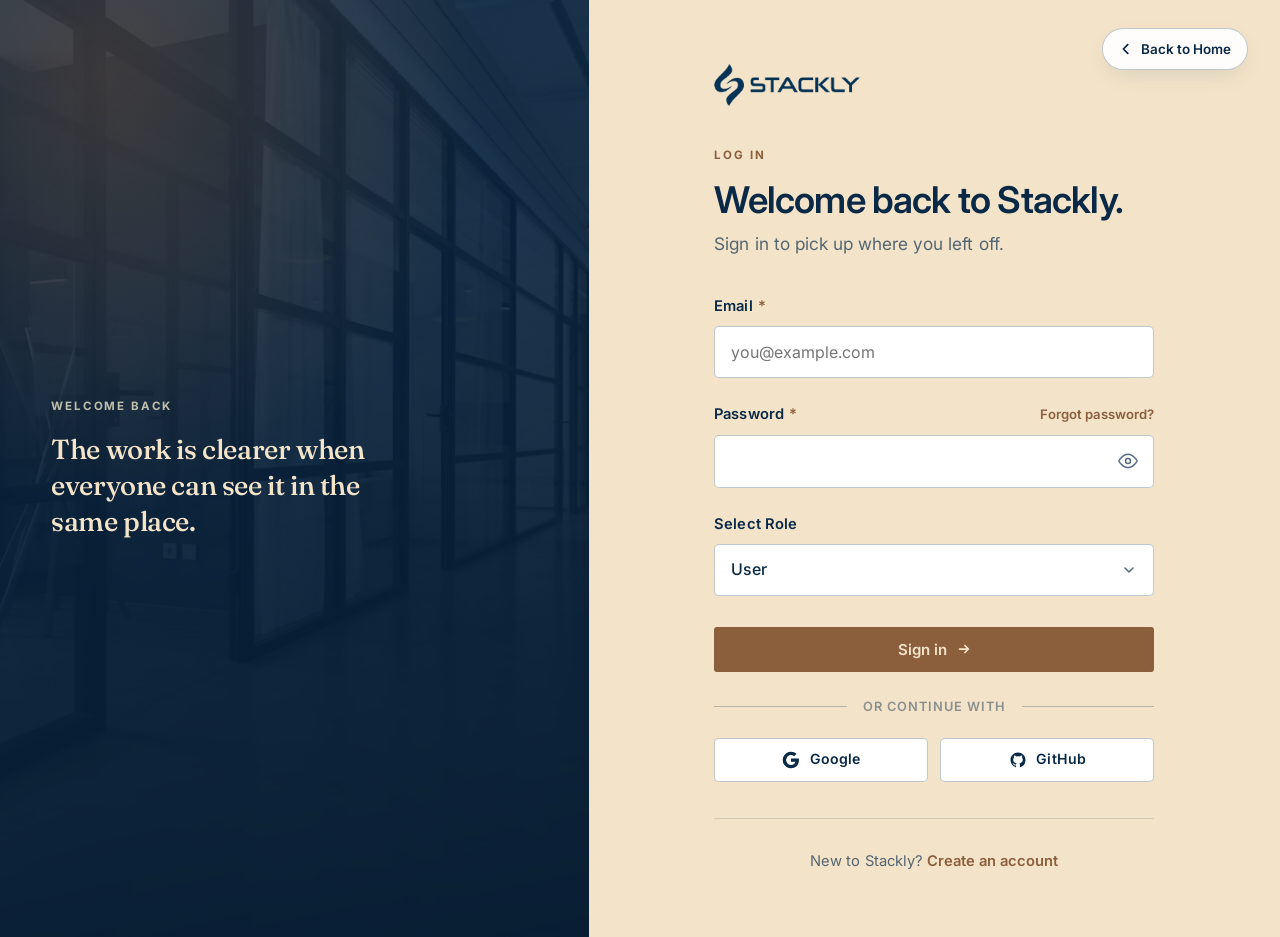
<file: html/login.html>
<!DOCTYPE html>
<html lang="en">

<head>
    <meta charset="UTF-8" />
    <meta name="viewport" content="width=device-width, initial-scale=1" />
    <title>Log in — Stackly</title>
    <meta name="description" content="Log in to your Stackly workspace." />

    <link rel="preconnect" href="https://fonts.googleapis.com" />
    <link rel="preconnect" href="https://fonts.gstatic.com" crossorigin />
    <link rel="stylesheet"
        href="https://fonts.googleapis.com/css2?family=Inter:wght@400;500;600;700&family=Fraunces:opsz,wght@9..144,400;9..144,500;9..144,600&display=swap" />

    <link rel="stylesheet" href="../global.css" />
    <link rel="stylesheet" href="../css/login.css" />

    <script>document.documentElement.classList.add('has-js');</script>
</head>

<body class="auth-page">

    <a class="skip-link" href="#auth-main">Skip to form</a>

    <!-- Floating Back-to-Home Chip -->
    <a class="auth-chip-home" href="../index.html" aria-label="Back to home page">
        <svg viewBox="0 0 16 16" fill="none" stroke="currentColor" stroke-width="2" stroke-linecap="round" stroke-linejoin="round" aria-hidden="true">
            <path d="M10 13L5 8l5-5" />
        </svg>
        <span>Back to Home</span>
    </a>

    <!-- =====================================================================
     AUTH LAYOUT
     ===================================================================== -->
    <main class="auth" id="auth-main">

        <!-- ---------------------------------------------------------------
         VISUAL PANEL
         --------------------------------------------------------------- -->
        <aside class="auth__visual">

            <figure class="auth__visual-media auth-anim-fade">
                <img src="../asset/behind-studio.webp"
                    alt="A quiet studio corner with plants, notebooks, and warm afternoon light."
                    width="1200" height="1600" fetchpriority="high" decoding="async" />
            </figure>

            <div class="auth__visual-content auth-anim-left">

                <div class="auth__visual-body">
                    <p class="auth__visual-eyebrow">Welcome back</p>
                    <p class="auth__visual-statement serif">
                        The work is clearer when everyone can see it in the same place.
                    </p>
                </div>

            </div>
        </aside>

        <!-- ---------------------------------------------------------------
         FORM PANEL
         --------------------------------------------------------------- -->
        <section class="auth__panel" aria-labelledby="login-title">

            <div class="auth__panel-inner">

                <div class="auth__panel-top">
                    <a class="brand auth__brand" href="../index.html" aria-label="Stackly — home">
                        <img class="brand__logo brand__logo--dark" src="../logo.webp" alt="Stackly" width="184" height="42" />
                    </a>
                    <a class="auth__back-inline" href="../index.html" aria-label="Back to home page">
                        <svg viewBox="0 0 16 16" fill="none" stroke="currentColor" stroke-width="2" stroke-linecap="round" stroke-linejoin="round" aria-hidden="true">
                            <path d="M10 13L5 8l5-5" />
                        </svg>
                        <span>Back to Home</span>
                    </a>
                </div>

                <header class="auth__head">
                    <p class="eyebrow">Log in</p>
                    <h1 class="auth__title" id="login-title">Welcome back to Stackly.</h1>
                    <p class="auth__lede">Sign in to pick up where you left off.</p>
                </header>

                <form class="auth-form" id="loginForm" novalidate autocomplete="off">

                    <div class="auth-field">
                        <label class="auth-label" for="login-email">
                            Email <span class="auth-required" aria-hidden="true">*</span>
                            <span class="visually-hidden">(required)</span>
                        </label>
                        <input class="auth-input" type="email" id="login-email" name="email" autocomplete="off"
                            inputmode="email" placeholder="you@example.com" required aria-required="true"
                            aria-describedby="login-email-error" />
                        <p class="auth-error" id="login-email-error" role="alert" hidden></p>
                    </div>

                    <div class="auth-field">
                        <div class="auth-field__head">
                            <label class="auth-label" for="login-password">
                                Password <span class="auth-required" aria-hidden="true">*</span>
                                <span class="visually-hidden">(required)</span>
                            </label>
                            <a class="auth-field__link" href="404.html">Forgot password?</a>
                        </div>
                        <div class="auth-input-wrap">
                            <input class="auth-input" type="password" id="login-password" name="password"
                                autocomplete="new-password" required aria-required="true"
                                aria-describedby="login-password-error" />
                            <button class="auth-toggle" type="button" id="loginPwToggle"
                                aria-controls="login-password" aria-pressed="false" aria-label="Toggle password visibility">
                                <svg class="auth-eye" viewBox="0 0 24 24" aria-hidden="true">
                                    <path d="M1 12s4-8 11-8 11 8 11 8-4 8-11 8-11-8-11-8z"></path>
                                    <circle cx="12" cy="12" r="3"></circle>
                                </svg>
                                <svg class="auth-eye-slash" viewBox="0 0 24 24" aria-hidden="true">
                                    <path d="M17.94 17.94A10.07 10.07 0 0 1 12 20c-7 0-11-8-11-8a18.45 18.45 0 0 1 5.06-5.94M9.9 4.24A9.12 9.12 0 0 1 12 4c7 0 11 8 11 8a18.5 18.5 0 0 1-2.16 3.19m-6.72-1.07a3 3 0 1 1-4.24-4.24"></path>
                                    <line x1="1" y1="1" x2="23" y2="23"></line>
                                </svg>
                            </button>
                        </div>
                        <p class="auth-error" id="login-password-error" role="alert" hidden></p>
                    </div>

                    <!-- Custom Dropdown by div/span for Role -->
                    <div class="auth-field">
                        <label class="auth-label" id="roleLabel">Select Role</label>
                        <div class="auth-custom-select" id="customRoleSelect" tabindex="0" role="combobox" aria-haspopup="listbox" aria-expanded="false" aria-labelledby="roleLabel">
                            <input type="hidden" name="role" id="login-role" value="user" />
                            <div class="auth-custom-select__trigger">
                                <span class="auth-custom-select__value" id="customRoleSelected">User</span>
                                <svg class="auth-custom-select__caret" viewBox="0 0 16 16" fill="none" stroke="currentColor" stroke-width="1.6" stroke-linecap="round" stroke-linejoin="round" aria-hidden="true">
                                    <path d="M4 6l4 4 4-4" />
                                </svg>
                            </div>
                            <div class="auth-custom-select__menu" role="listbox" aria-labelledby="roleLabel">
                                <div class="auth-custom-select__option is-selected" role="option" data-value="user" aria-selected="true" tabindex="0">
                                    <span class="auth-custom-select__option-name">User</span>
                                    <span class="auth-custom-select__option-desc">Opens the personal User workspace</span>
                                </div>
                                <div class="auth-custom-select__option" role="option" data-value="admin" aria-selected="false" tabindex="0">
                                    <span class="auth-custom-select__option-name">Admin</span>
                                    <span class="auth-custom-select__option-desc">Opens the Admin management console</span>
                                </div>
                            </div>
                        </div>
                    </div>

                    <div class="auth-actions">
                        <button class="btn btn--primary auth-submit" type="submit" id="loginSubmitBtn">
                            Sign in <span class="btn__arrow" aria-hidden="true"><svg width="14" height="14" viewBox="0 0 16 16" fill="none" stroke="currentColor" stroke-width="2" stroke-linecap="round" stroke-linejoin="round" aria-hidden="true"><path d="M3 8h10M9 4l4 4-4 4"/></svg></span>
                        </button>
                    </div>

                    <div class="auth-divider">
                        <span>or continue with</span>
                    </div>

                    <!-- 2 Social Login buttons redirecting to 404.html -->
                    <div class="auth-social">
                        <a class="btn btn--social" href="404.html" aria-label="Sign in with Google">
                            <svg viewBox="0 0 24 24" fill="currentColor" aria-hidden="true">
                                <path d="M22.56 12.25c0-.78-.07-1.53-.2-2.25H12v4.26h5.92c-.26 1.37-1.04 2.53-2.21 3.31v2.77h3.57c2.08-1.92 3.28-4.74 3.28-8.09z"/>
                                <path d="M12 23c2.97 0 5.46-.98 7.28-2.66l-3.57-2.77c-.98.66-2.23 1.06-3.71 1.06-2.86 0-5.29-1.93-6.16-4.53H2.18v2.84C3.99 20.53 7.7 23 12 23z"/>
                                <path d="M5.84 14.09c-.22-.66-.35-1.36-.35-2.09s.13-1.43.35-2.09V7.06H2.18C1.43 8.55 1 10.22 1 12s.43 3.45 1.18 4.94l2.85-2.22.81-.63z"/>
                                <path d="M12 5.38c1.62 0 3.06.56 4.21 1.64l3.15-3.15C17.45 2.09 14.97 1 12 1 7.7 1 3.99 3.47 2.18 7.06l3.66 2.84c.87-2.6 3.3-4.52 6.16-4.52z"/>
                            </svg>
                            <span>Google</span>
                        </a>
                        <a class="btn btn--social" href="404.html" aria-label="Sign in with GitHub">
                            <svg viewBox="0 0 24 24" fill="currentColor" aria-hidden="true">
                                <path fill-rule="evenodd" clip-rule="evenodd" d="M12 2C6.477 2 2 6.484 2 12.017c0 4.425 2.865 8.18 6.839 9.504.5.092.682-.217.682-.483 0-.237-.008-.868-.013-1.703-2.782.605-3.369-1.343-3.369-1.343-.454-1.158-1.11-1.466-1.11-1.466-.908-.62.069-.608.069-.608 1.003.07 1.53 1.032 1.53 1.032.892 1.53 2.341 1.088 2.91.832.092-.647.35-1.088.636-1.338-2.22-.253-4.555-1.113-4.555-4.951 0-1.093.39-1.988 1.029-2.688-.103-.253-.446-1.272.098-2.65 0 0 .84-.27 2.75 1.026A9.564 9.564 0 0112 6.844c.85.004 1.705.115 2.504.337 1.909-1.296 2.747-1.027 2.747-1.027.546 1.379.202 2.398.1 2.651.64.7 1.028 1.595 1.028 2.688 0 3.848-2.339 4.695-4.566 4.943.359.309.678.92.678 1.855 0 1.338-.012 2.419-.012 2.747 0 .268.18.58.688.482A10.019 10.019 0 0022 12.017C22 6.484 17.522 2 12 2z"/>
                            </svg>
                            <span>GitHub</span>
                        </a>
                    </div>


                </form>

                <p class="auth-switch">
                    New to Stackly? <a href="signup.html">Create an account</a>
                </p>

            </div>

        </section>

    </main>

    <script src="https://cdnjs.cloudflare.com/ajax/libs/gsap/3.12.5/gsap.min.js"></script>
    <script>
        (function () {
            'use strict';

            var root = document.documentElement;
            var reduceMotion = window.matchMedia('(prefers-reduced-motion: reduce)').matches;

            var form = document.getElementById('loginForm');
            var emailInput = document.getElementById('login-email');
            var pwInput = document.getElementById('login-password');
            var roleInput = document.getElementById('login-role');

            /* Clear inputs when user returns via browser Back button */
            window.addEventListener('pageshow', function (event) {
                if (form) form.reset();
                if (emailInput) emailInput.value = '';
                if (pwInput) pwInput.value = '';
            });

            /* ---------------- Custom Dropdown (Role: User / Admin) ---------------- */
            var customSelect = document.getElementById('customRoleSelect');
            var customSelectedSpan = document.getElementById('customRoleSelected');
            var options = customSelect ? customSelect.querySelectorAll('.auth-custom-select__option') : [];

            if (customSelect) {
                var toggleDropdown = function (expand) {
                    var isOpen = typeof expand === 'boolean' ? expand : !customSelect.classList.contains('is-open');
                    customSelect.classList.toggle('is-open', isOpen);
                    customSelect.setAttribute('aria-expanded', isOpen ? 'true' : 'false');
                };

                customSelect.querySelector('.auth-custom-select__trigger').addEventListener('click', function (e) {
                    e.stopPropagation();
                    toggleDropdown();
                });

                customSelect.addEventListener('keydown', function (e) {
                    if (e.key === 'Enter' || e.key === ' ') {
                        e.preventDefault();
                        toggleDropdown();
                    } else if (e.key === 'Escape') {
                        toggleDropdown(false);
                    }
                });

                options.forEach(function (opt) {
                    var selectOption = function () {
                        var val = opt.getAttribute('data-value');
                        roleInput.value = val;
                        customSelectedSpan.textContent = val === 'admin' ? 'Admin' : 'User';

                        options.forEach(function (o) {
                            o.classList.remove('is-selected');
                            o.setAttribute('aria-selected', 'false');
                        });
                        opt.classList.add('is-selected');
                        opt.setAttribute('aria-selected', 'true');
                        toggleDropdown(false);
                        customSelect.focus();
                    };

                    opt.addEventListener('click', function (e) {
                        e.stopPropagation();
                        selectOption();
                    });

                    opt.addEventListener('keydown', function (e) {
                        if (e.key === 'Enter' || e.key === ' ') {
                            e.preventDefault();
                            selectOption();
                        }
                    });
                });

                document.addEventListener('click', function (e) {
                    if (!customSelect.contains(e.target)) {
                        toggleDropdown(false);
                    }
                });
            }

            /* ---------------- Password visibility toggle ---------------- */
            var pwToggle = document.getElementById('loginPwToggle');
            if (pwToggle && pwInput) {
                pwToggle.addEventListener('click', function () {
                    var isText = pwInput.getAttribute('type') === 'text';
                    pwInput.setAttribute('type', isText ? 'password' : 'text');
                    pwToggle.setAttribute('aria-pressed', isText ? 'false' : 'true');
                    var label = pwToggle.querySelector('.auth-toggle__label');
                    if (label) label.textContent = isText ? 'Show' : 'Hide';

                    var len = pwInput.value.length;
                    pwInput.focus();
                    try { pwInput.setSelectionRange(len, len); } catch (e) { /* ignore */ }
                });
            }

            /* ---------------- Validation helpers ---------------- */
            function errorElFor(input) {
                return document.getElementById(input.id + '-error');
            }

            function setError(input, message) {
                var el = errorElFor(input);
                if (!el) return;
                if (message) {
                    el.textContent = message;
                    el.hidden = false;
                    input.setAttribute('aria-invalid', 'true');
                } else {
                    el.textContent = '';
                    el.hidden = true;
                    input.removeAttribute('aria-invalid');
                }
            }

            function validateEmail() {
                var value = (emailInput.value || '').trim();
                if (!value) {
                    setError(emailInput, 'Please enter your email address.');
                    return false;
                }
                if (!/^[^\s@]+@[^\s@]+\.[^\s@]+$/.test(value)) {
                    setError(emailInput, 'That doesn\'t look like a valid email address.');
                    return false;
                }
                setError(emailInput, '');
                return true;
            }

            function validatePassword() {
                var value = pwInput.value || '';
                if (!value) {
                    setError(pwInput, 'Please enter your password.');
                    return false;
                }
                setError(pwInput, '');
                return true;
            }

            /* ---------------- Live feedback ---------------- */
            [[emailInput, validateEmail], [pwInput, validatePassword]].forEach(function (pair) {
                var input = pair[0];
                var fn = pair[1];
                if (!input) return;
                input.addEventListener('blur', fn);
                input.addEventListener('input', function () {
                    if (input.getAttribute('aria-invalid') === 'true') fn();
                });
            });

            /* ---------------- Submit & Redirect ---------------- */
            if (form) {
                form.addEventListener('submit', function (e) {
                    e.preventDefault();

                    var okEmail = validateEmail();
                    var okPw = validatePassword();

                    if (!okEmail || !okPw) {
                        var firstInvalid = !okEmail ? emailInput : pwInput;
                        if (firstInvalid) firstInvalid.focus();
                        return;
                    }

                    var emailVal = (emailInput.value || '').trim();
                    var username = emailVal.split('@')[0] || 'User';

                    /* Store email & username for dashboard personalization */
                    try {
                        sessionStorage.setItem('stackly_user_email', emailVal);
                        sessionStorage.setItem('stackly_user_name', username);
                    } catch (err) { /* storage fallback */ }

                    var role = roleInput ? roleInput.value : 'user';
                    var destination = role === 'admin' ? 'admin.html' : 'user.html';

                    /* Clear form input values before navigating so going back doesn't keep them */
                    form.reset();
                    if (emailInput) emailInput.value = '';
                    if (pwInput) pwInput.value = '';

                    /* Direct redirect */
                    window.location.href = destination;
                });
            }

            /* ---------------- GSAP Animation ---------------- */
            if (!window.gsap || reduceMotion) {
                root.classList.remove('has-js');
                return;
            }

            gsap.to('.auth-anim-left', {
                x: 0, opacity: 1, duration: 0.9, ease: 'power3.out', delay: 0.1
            });
            gsap.to('.auth-anim-fade', {
                opacity: 1, duration: 1.2, ease: 'power2.out'
            });

        })();
    </script>

</body>

</html>
</file>
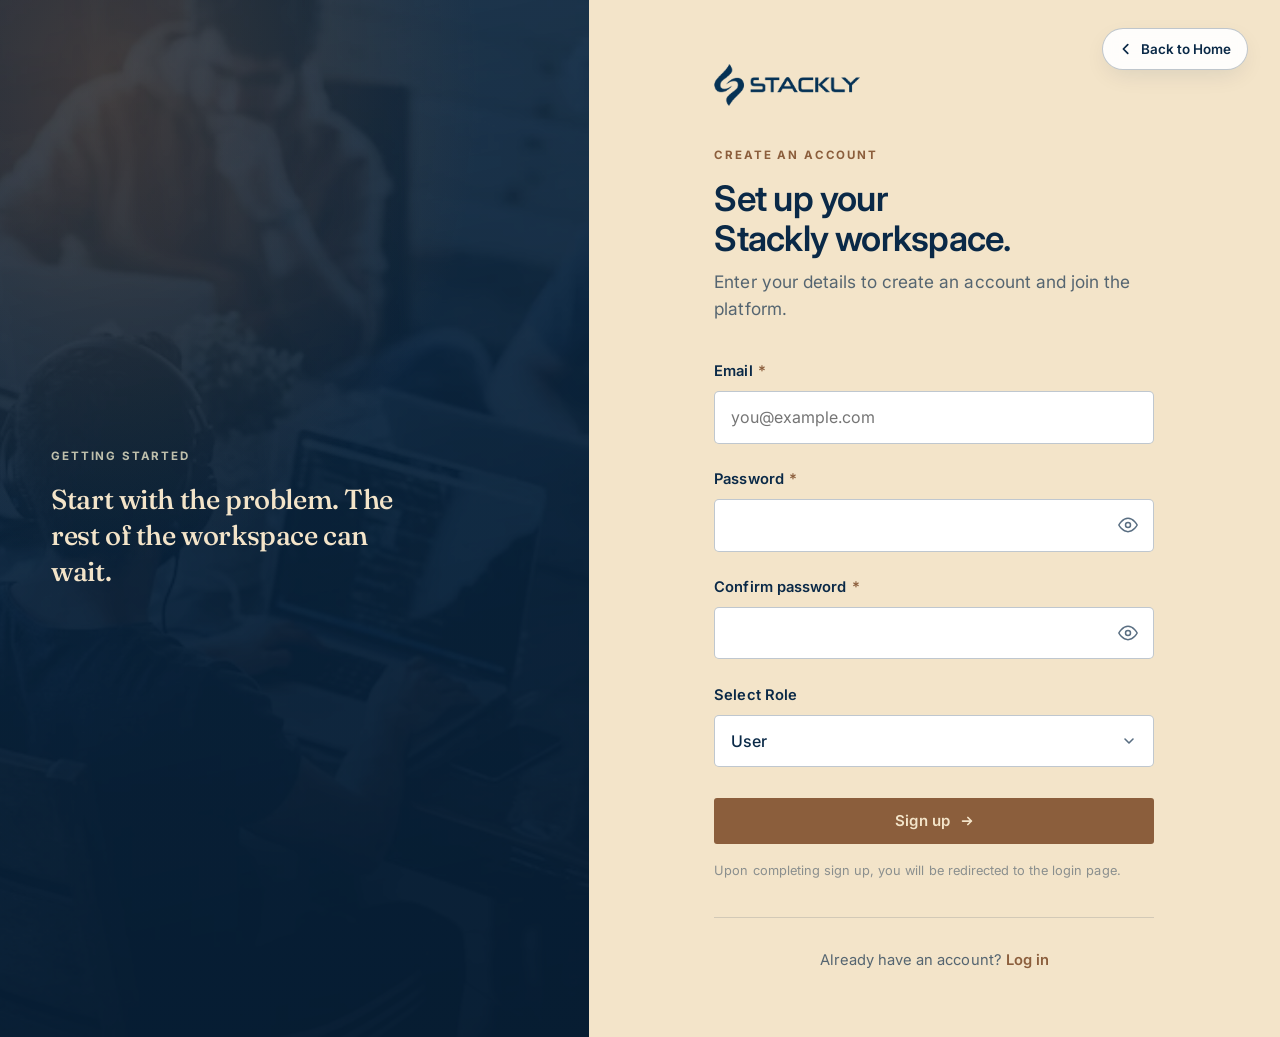
<file: html/signup.html>
<!DOCTYPE html>
<html lang="en">

<head>
    <meta charset="UTF-8" />
    <meta name="viewport" content="width=device-width, initial-scale=1" />
    <title>Create an account — Stackly</title>
    <meta name="description" content="Create your Stackly workspace account." />

    <link rel="preconnect" href="https://fonts.googleapis.com" />
    <link rel="preconnect" href="https://fonts.gstatic.com" crossorigin />
    <link rel="stylesheet"
        href="https://fonts.googleapis.com/css2?family=Inter:wght@400;500;600;700&family=Fraunces:opsz,wght@9..144,400;9..144,500;9..144,600&display=swap" />

    <link rel="stylesheet" href="../global.css" />
    <link rel="stylesheet" href="../css/signup.css" />

    <script>document.documentElement.classList.add('has-js');</script>
</head>

<body class="auth-page">

    <a class="skip-link" href="#auth-main">Skip to form</a>

    <!-- Floating Back-to-Home Chip -->
    <a class="auth-chip-home" href="../index.html" aria-label="Back to home page">
        <svg viewBox="0 0 16 16" fill="none" stroke="currentColor" stroke-width="2" stroke-linecap="round" stroke-linejoin="round" aria-hidden="true">
            <path d="M10 13L5 8l5-5" />
        </svg>
        <span>Back to Home</span>
    </a>

    <!-- =====================================================================
     AUTH LAYOUT
     ===================================================================== -->
    <main class="auth auth--signup" id="auth-main">

        <!-- ---------------------------------------------------------------
         VISUAL PANEL
         --------------------------------------------------------------- -->
        <aside class="auth__visual">

            <figure class="auth__visual-media auth-anim-fade">
                <img src="../asset/how-step-3.webp"
                    alt="A small product team gathered around a table, reviewing a plan together."
                    width="1200" height="1600" fetchpriority="high" decoding="async" />
            </figure>

            <div class="auth__visual-content auth-anim-left">

                <div class="auth__visual-body">
                    <p class="auth__visual-eyebrow">Getting started</p>
                    <p class="auth__visual-statement serif">
                        Start with the problem. The rest of the workspace can wait.
                    </p>
                </div>

            </div>
        </aside>

        <!-- ---------------------------------------------------------------
         FORM PANEL
         --------------------------------------------------------------- -->
        <section class="auth__panel" aria-labelledby="signup-title">

            <div class="auth__panel-inner">

                <div class="auth__panel-top">
                    <a class="brand auth__brand" href="../index.html" aria-label="Stackly — home">
                        <img class="brand__logo brand__logo--dark" src="../logo.webp" alt="Stackly" width="184" height="42" />
                    </a>
                    <a class="auth__back-inline" href="../index.html" aria-label="Back to home page">
                        <svg viewBox="0 0 16 16" fill="none" stroke="currentColor" stroke-width="2" stroke-linecap="round" stroke-linejoin="round" aria-hidden="true">
                            <path d="M10 13L5 8l5-5" />
                        </svg>
                        <span>Back to Home</span>
                    </a>
                </div>

                <header class="auth__head">
                    <p class="eyebrow">Create an account</p>
                    <h1 class="auth__title" id="signup-title">Set up your Stackly workspace.</h1>
                    <p class="auth__lede">
                        Enter your details to create an account and join the platform.
                    </p>
                </header>

                <form class="auth-form" id="signupForm" novalidate autocomplete="off">

                    <div class="auth-field">
                        <label class="auth-label" for="signup-email">
                            Email <span class="auth-required" aria-hidden="true">*</span>
                            <span class="visually-hidden">(required)</span>
                        </label>
                        <input class="auth-input" type="email" id="signup-email" name="email" autocomplete="off"
                            inputmode="email" placeholder="you@example.com" required aria-required="true"
                            aria-describedby="signup-email-error" />
                        <p class="auth-error" id="signup-email-error" role="alert" hidden></p>
                    </div>

                    <div class="auth-field">
                        <label class="auth-label" for="signup-password">
                            Password <span class="auth-required" aria-hidden="true">*</span>
                            <span class="visually-hidden">(required)</span>
                        </label>
                        <div class="auth-input-wrap">
                            <input class="auth-input" type="password" id="signup-password" name="password"
                                autocomplete="new-password" required aria-required="true"
                                aria-describedby="signup-password-error" />
                            <button class="auth-toggle" type="button" id="signupPwToggle"
                                aria-controls="signup-password" aria-pressed="false" aria-label="Toggle password visibility">
                                <svg class="auth-eye" viewBox="0 0 24 24" aria-hidden="true">
                                    <path d="M1 12s4-8 11-8 11 8 11 8-4 8-11 8-11-8-11-8z"></path>
                                    <circle cx="12" cy="12" r="3"></circle>
                                </svg>
                                <svg class="auth-eye-slash" viewBox="0 0 24 24" aria-hidden="true">
                                    <path d="M17.94 17.94A10.07 10.07 0 0 1 12 20c-7 0-11-8-11-8a18.45 18.45 0 0 1 5.06-5.94M9.9 4.24A9.12 9.12 0 0 1 12 4c7 0 11 8 11 8a18.5 18.5 0 0 1-2.16 3.19m-6.72-1.07a3 3 0 1 1-4.24-4.24"></path>
                                    <line x1="1" y1="1" x2="23" y2="23"></line>
                                </svg>
                            </button>
                        </div>
                        <p class="auth-error" id="signup-password-error" role="alert" hidden></p>
                    </div>

                    <div class="auth-field">
                        <label class="auth-label" for="signup-confirm">
                            Confirm password <span class="auth-required" aria-hidden="true">*</span>
                            <span class="visually-hidden">(required)</span>
                        </label>
                        <div class="auth-input-wrap">
                            <input class="auth-input" type="password" id="signup-confirm" name="confirm"
                                autocomplete="new-password" required aria-required="true"
                                aria-describedby="signup-confirm-error" />
                            <button class="auth-toggle" type="button" id="signupConfirmToggle"
                                aria-controls="signup-confirm" aria-pressed="false" aria-label="Toggle confirm password visibility">
                                <svg class="auth-eye" viewBox="0 0 24 24" aria-hidden="true">
                                    <path d="M1 12s4-8 11-8 11 8 11 8-4 8-11 8-11-8-11-8z"></path>
                                    <circle cx="12" cy="12" r="3"></circle>
                                </svg>
                                <svg class="auth-eye-slash" viewBox="0 0 24 24" aria-hidden="true">
                                    <path d="M17.94 17.94A10.07 10.07 0 0 1 12 20c-7 0-11-8-11-8a18.45 18.45 0 0 1 5.06-5.94M9.9 4.24A9.12 9.12 0 0 1 12 4c7 0 11 8 11 8a18.5 18.5 0 0 1-2.16 3.19m-6.72-1.07a3 3 0 1 1-4.24-4.24"></path>
                                    <line x1="1" y1="1" x2="23" y2="23"></line>
                                </svg>
                            </button>
                        </div>
                        <p class="auth-error" id="signup-confirm-error" role="alert" hidden></p>
                    </div>

                    <!-- Custom Dropdown by div/span for Role -->
                    <div class="auth-field">
                        <label class="auth-label" id="roleSignupLabel">Select Role</label>
                        <div class="auth-custom-select" id="customRoleSignupSelect" tabindex="0" role="combobox" aria-haspopup="listbox" aria-expanded="false" aria-labelledby="roleSignupLabel">
                            <input type="hidden" name="role" id="signup-role" value="user" />
                            <div class="auth-custom-select__trigger">
                                <span class="auth-custom-select__value" id="customRoleSignupSelected">User</span>
                                <svg class="auth-custom-select__caret" viewBox="0 0 16 16" fill="none" stroke="currentColor" stroke-width="1.6" stroke-linecap="round" stroke-linejoin="round" aria-hidden="true">
                                    <path d="M4 6l4 4 4-4" />
                                </svg>
                            </div>
                            <div class="auth-custom-select__menu" role="listbox" aria-labelledby="roleSignupLabel">
                                <div class="auth-custom-select__option is-selected" role="option" data-value="user" aria-selected="true" tabindex="0">
                                    <span class="auth-custom-select__option-name">User</span>
                                    <span class="auth-custom-select__option-desc">Opens the personal User workspace</span>
                                </div>
                                <div class="auth-custom-select__option" role="option" data-value="admin" aria-selected="false" tabindex="0">
                                    <span class="auth-custom-select__option-name">Admin</span>
                                    <span class="auth-custom-select__option-desc">Opens the Admin management console</span>
                                </div>
                            </div>
                        </div>
                    </div>

                    <div class="auth-actions">
                        <button class="btn btn--primary auth-submit" type="submit" id="signupSubmitBtn">
                            Sign up <span class="btn__arrow" aria-hidden="true"><svg width="14" height="14" viewBox="0 0 16 16" fill="none" stroke="currentColor" stroke-width="2" stroke-linecap="round" stroke-linejoin="round" aria-hidden="true"><path d="M3 8h10M9 4l4 4-4 4"/></svg></span>
                        </button>
                    </div>

                    <p class="auth-note">
                        Upon completing sign up, you will be redirected to the login page.
                    </p>

                </form>

                <p class="auth-switch">
                    Already have an account? <a href="login.html">Log in</a>
                </p>

            </div>

        </section>

    </main>

    <script src="https://cdnjs.cloudflare.com/ajax/libs/gsap/3.12.5/gsap.min.js"></script>
    <script>
        (function () {
            'use strict';

            var root = document.documentElement;
            var reduceMotion = window.matchMedia('(prefers-reduced-motion: reduce)').matches;

            var form = document.getElementById('signupForm');
            var emailInput = document.getElementById('signup-email');
            var pwInput = document.getElementById('signup-password');
            var confirmInput = document.getElementById('signup-confirm');
            var roleInput = document.getElementById('signup-role');

            /* Clear inputs when user returns via browser Back button */
            window.addEventListener('pageshow', function () {
                if (form) form.reset();
                if (emailInput) emailInput.value = '';
                if (pwInput) pwInput.value = '';
                if (confirmInput) confirmInput.value = '';
            });

            /* ---------------- Custom Dropdown (Role: User / Admin) ---------------- */
            var customSelect = document.getElementById('customRoleSignupSelect');
            var customSelectedSpan = document.getElementById('customRoleSignupSelected');
            var options = customSelect ? customSelect.querySelectorAll('.auth-custom-select__option') : [];

            if (customSelect) {
                var toggleDropdown = function (expand) {
                    var isOpen = typeof expand === 'boolean' ? expand : !customSelect.classList.contains('is-open');
                    customSelect.classList.toggle('is-open', isOpen);
                    customSelect.setAttribute('aria-expanded', isOpen ? 'true' : 'false');
                };

                customSelect.querySelector('.auth-custom-select__trigger').addEventListener('click', function (e) {
                    e.stopPropagation();
                    toggleDropdown();
                });

                customSelect.addEventListener('keydown', function (e) {
                    if (e.key === 'Enter' || e.key === ' ') {
                        e.preventDefault();
                        toggleDropdown();
                    } else if (e.key === 'Escape') {
                        toggleDropdown(false);
                    }
                });

                options.forEach(function (opt) {
                    var selectOption = function () {
                        var val = opt.getAttribute('data-value');
                        roleInput.value = val;
                        customSelectedSpan.textContent = val === 'admin' ? 'Admin' : 'User';

                        options.forEach(function (o) {
                            o.classList.remove('is-selected');
                            o.setAttribute('aria-selected', 'false');
                        });
                        opt.classList.add('is-selected');
                        opt.setAttribute('aria-selected', 'true');
                        toggleDropdown(false);
                        customSelect.focus();
                    };

                    opt.addEventListener('click', function (e) {
                        e.stopPropagation();
                        selectOption();
                    });

                    opt.addEventListener('keydown', function (e) {
                        if (e.key === 'Enter' || e.key === ' ') {
                            e.preventDefault();
                            selectOption();
                        }
                    });
                });

                document.addEventListener('click', function (e) {
                    if (!customSelect.contains(e.target)) {
                        toggleDropdown(false);
                    }
                });
            }

            /* ---------------- Password visibility toggles ---------------- */
            function wireToggle(btnId, input) {
                var btn = document.getElementById(btnId);
                if (!btn || !input) return;
                btn.addEventListener('click', function () {
                    var isText = input.getAttribute('type') === 'text';
                    input.setAttribute('type', isText ? 'password' : 'text');
                    btn.setAttribute('aria-pressed', isText ? 'false' : 'true');
                    var label = btn.querySelector('.auth-toggle__label');
                    if (label) label.textContent = isText ? 'Show' : 'Hide';

                    var len = input.value.length;
                    input.focus();
                    try { input.setSelectionRange(len, len); } catch (e) { /* ignore */ }
                });
            }

            wireToggle('signupPwToggle', pwInput);
            wireToggle('signupConfirmToggle', confirmInput);

            /* ---------------- Validation ---------------- */
            function setError(input, message) {
                var el = document.getElementById(input.id + '-error');
                if (!el) return;
                if (message) {
                    el.textContent = message;
                    el.hidden = false;
                    input.setAttribute('aria-invalid', 'true');
                } else {
                    el.textContent = '';
                    el.hidden = true;
                    input.removeAttribute('aria-invalid');
                }
            }

            function validateEmail() {
                var value = (emailInput.value || '').trim();
                if (!value) {
                    setError(emailInput, 'Please enter your email address.');
                    return false;
                }
                if (!/^[^\s@]+@[^\s@]+\.[^\s@]+$/.test(value)) {
                    setError(emailInput, 'That doesn\'t look like a valid email address.');
                    return false;
                }
                setError(emailInput, '');
                return true;
            }

            function validatePassword() {
                var value = pwInput.value || '';
                if (!value) {
                    setError(pwInput, 'Please choose a password.');
                    return false;
                }
                if (value.length < 6) {
                    setError(pwInput, 'Password must be at least 6 characters.');
                    return false;
                }
                setError(pwInput, '');
                return true;
            }

            function validateConfirm() {
                var value = confirmInput.value || '';
                if (!value) {
                    setError(confirmInput, 'Please confirm your password.');
                    return false;
                }
                if (value !== pwInput.value) {
                    setError(confirmInput, 'The passwords don\'t match.');
                    return false;
                }
                setError(confirmInput, '');
                return true;
            }

            /* Live feedback */
            [[emailInput, validateEmail], [pwInput, validatePassword], [confirmInput, validateConfirm]]
                .forEach(function (pair) {
                    var input = pair[0];
                    var fn = pair[1];
                    if (!input) return;
                    input.addEventListener('blur', fn);
                    input.addEventListener('input', function () {
                        if (input.getAttribute('aria-invalid') === 'true') fn();
                    });
                });

            /* ---------------- Submit & Redirect to login.html ---------------- */
            if (form) {
                form.addEventListener('submit', function (e) {
                    e.preventDefault();

                    var okEmail = validateEmail();
                    var okPw = validatePassword();
                    var okConfirm = validateConfirm();

                    if (!okEmail || !okPw || !okConfirm) {
                        var firstInvalid = !okEmail ? emailInput : (!okPw ? pwInput : confirmInput);
                        if (firstInvalid) firstInvalid.focus();
                        return;
                    }

                    /* Clear form */
                    form.reset();
                    if (emailInput) emailInput.value = '';
                    if (pwInput) pwInput.value = '';
                    if (confirmInput) confirmInput.value = '';

                    /* Redirect to login.html */
                    window.location.href = 'login.html';
                });
            }

            /* ---------------- GSAP Animation ---------------- */
            if (!window.gsap || reduceMotion) {
                root.classList.remove('has-js');
                return;
            }

            gsap.to('.auth-anim-left', {
                x: 0, opacity: 1, duration: 0.9, ease: 'power3.out', delay: 0.1
            });
            gsap.to('.auth-anim-fade', {
                opacity: 1, duration: 1.2, ease: 'power2.out'
            });

        })();
    </script>

</body>

</html>
</file>
<file: global.css>
/* -------------------------------------------------------------------------
   1. DESIGN TOKENS
   ------------------------------------------------------------------------- */
:root {
  --brand-blue: #0A2947;
  --brand-parchment: #F3E4C9;
  --brand-mineral: #D3D4C0;
  --brand-earth: #8B5E3C;

  --surface-dark: var(--brand-blue);
  --surface-light: var(--brand-parchment);
  --surface-soft: var(--brand-mineral);
  --accent: var(--brand-earth);

  --blue-deep: #071D33;
  --blue-mid: #0E3459;
  --blue-soft: #14406C;
  --earth-deep: #6E4A2F;
  --earth-soft: #A9714A;
  --parchment-dim: #E4D2B2;
  --mineral-deep: #BFC0AC;

  --ink: #0A2947;
  --ink-80: rgba(10, 41, 71, 0.82);
  --ink-65: rgba(10, 41, 71, 0.68);
  --ink-45: rgba(10, 41, 71, 0.45);
  --on-dark: #F3E4C9;
  --on-dark-80: rgba(243, 228, 201, 0.82);
  --on-dark-60: rgba(243, 228, 201, 0.62);
  --on-dark-35: rgba(243, 228, 201, 0.35);

  --line-dark: rgba(243, 228, 201, 0.16);
  --line-dark-strong: rgba(243, 228, 201, 0.28);
  --line-light: rgba(10, 41, 71, 0.14);
  --line-light-strong: rgba(10, 41, 71, 0.26);

  --radius-xs: 3px;
  --radius-sm: 5px;
  --radius: 8px;
  --radius-lg: 14px;

  --container: 1240px;
  --gutter: clamp(1.25rem, 4vw, 3rem);
  --section-y: clamp(4rem, 7vw, 6.5rem);
  --header-h: 76px;

  --font-sans: "Inter", "Segoe UI", system-ui, -apple-system, "Helvetica Neue", Arial, sans-serif;
  --font-serif: "Fraunces", "Iowan Old Style", "Palatino Linotype", Georgia, serif;

  --ease-out: cubic-bezier(0.22, 1, 0.36, 1);
  --dur-fast: 0.2s;
  --dur: 0.36s;
  --dur-slow: 0.6s;
}

/* -------------------------------------------------------------------------
   2. RESET & BASE
   ------------------------------------------------------------------------- */
*,
*::before,
*::after { box-sizing: border-box; }

html {
  -webkit-text-size-adjust: 100%;
  scroll-behavior: smooth;
  scroll-padding-top: calc(var(--header-h) + 16px);
  overflow-x: clip;
}

body {
  margin: 0;
  width: 100%;
  max-width: 100%;
  background-color: var(--surface-light);
  color: var(--ink);
  font-family: var(--font-sans);
  font-size: clamp(1rem, 0.94rem + 0.24vw, 1.0625rem);
  line-height: 1.65;
  font-weight: 400;
  letter-spacing: 0.002em;
  -webkit-font-smoothing: antialiased;
  -moz-osx-font-smoothing: grayscale;
  overflow-x: clip;
}

main {
  width: 100%;
  max-width: 100%;
  overflow-x: clip;
}

body.is-locked,
html.is-locked {
  overflow: hidden !important;
  touch-action: none;
}
body.is-locked {
  height: 100vh;
  height: 100dvh;
}

img,
svg,
video,
canvas {
  display: block;
  max-width: 100%;
}

img {
  height: auto;
  background-color: var(--mineral-deep);
}

img[src*="logo"],
.brand__logo {
  background-color: transparent !important;
}

a { color: inherit; text-decoration: none; }

button,
input,
select,
textarea { font: inherit; color: inherit; }

ul,
ol { margin: 0; padding: 0; list-style: none; }

p { margin: 0 0 1em; }
p:last-child { margin-bottom: 0; }

h1, h2, h3, h4, h5, h6 {
  margin: 0 0 0.55em;
  font-weight: 600;
  line-height: 1.1;
  letter-spacing: -0.022em;
  text-wrap: balance;
}

h1 { font-size: clamp(2.5rem, 1.6rem + 4.2vw, 5rem); }
h2 { font-size: clamp(1.9rem, 1.3rem + 2.4vw, 3.25rem); }
h3 { font-size: clamp(1.25rem, 1.05rem + 0.8vw, 1.65rem); line-height: 1.22; }
h4 { font-size: clamp(1.05rem, 0.98rem + 0.35vw, 1.2rem); line-height: 1.3; }

::selection {
  background: var(--brand-earth);
  color: var(--brand-parchment);
}

/* -------------------------------------------------------------------------
   3. FOCUS & ACCESSIBILITY
   ------------------------------------------------------------------------- */
:focus-visible {
  outline: 2px solid var(--brand-earth);
  outline-offset: 3px;
  border-radius: 2px;
}

.section--dark :focus-visible,
.section--deep :focus-visible,
.site-footer :focus-visible,
.mobile-menu :focus-visible {
  outline-color: var(--brand-parchment);
}

.visually-hidden {
  position: absolute !important;
  width: 1px; height: 1px;
  padding: 0; margin: -1px;
  overflow: hidden;
  clip: rect(0 0 0 0);
  white-space: nowrap;
  border: 0;
}

.skip-link {
  position: absolute;
  top: 0; left: 50%;
  transform: translate(-50%, -120%);
  z-index: 200;
  background: var(--brand-parchment);
  color: var(--brand-blue);
  padding: 0.75rem 1.25rem;
  border-radius: 0 0 var(--radius-sm) var(--radius-sm);
  font-weight: 600;
  font-size: 0.9rem;
  transition: transform var(--dur) var(--ease-out);
}
.skip-link:focus { transform: translate(-50%, 0); }

/* -------------------------------------------------------------------------
   4. LAYOUT PRIMITIVES
   ------------------------------------------------------------------------- */
.container {
  width: 100%;
  max-width: var(--container);
  margin-inline: auto;
  padding-inline: var(--gutter);
}
.container--wide { max-width: 1440px; }
.container--narrow { max-width: 880px; }

.section {
  position: relative;
  padding-block: var(--section-y);
  width: 100%;
  max-width: 100%;
  overflow-x: clip;
}

.section--light { background-color: var(--surface-light); color: var(--ink); }
.section--soft { background-color: var(--surface-soft); color: var(--ink); }
.section--dark { background-color: var(--surface-dark); color: var(--on-dark); }
.section--deep { background-color: var(--blue-deep); color: var(--on-dark); }
.section--flush-top { padding-top: 0; }
.section--flush-bottom { padding-bottom: 0; }

/* -------------------------------------------------------------------------
   5. TYPOGRAPHIC UTILITIES
   ------------------------------------------------------------------------- */
.eyebrow {
  display: block;
  margin: 0 0 0.9rem;
  font-size: 0.72rem;
  font-weight: 700;
  letter-spacing: 0.16em;
  text-transform: uppercase;
  color: var(--brand-earth);
}
.section--dark .eyebrow,
.section--deep .eyebrow { color: var(--mineral-deep); }

.h2 { margin-bottom: 0.5em; }

.lede {
  font-size: clamp(1.06rem, 0.99rem + 0.4vw, 1.25rem);
  line-height: 1.6;
  color: var(--ink-65);
  max-width: 58ch;
}
.section--dark .lede,
.section--deep .lede { color: var(--on-dark-80); }

.body-sm {
  font-size: 0.94rem;
  line-height: 1.6;
  color: var(--ink-65);
}
.section--dark .body-sm,
.section--deep .body-sm { color: var(--on-dark-60); }

.serif {
  font-family: var(--font-serif);
  font-weight: 500;
  letter-spacing: -0.015em;
}

.rule {
  width: 100%;
  height: 1px;
  border: 0;
  background: var(--line-light);
  margin: 0;
}
.section--dark .rule,
.section--deep .rule { background: var(--line-dark); }

/* -------------------------------------------------------------------------
   6. BUTTONS
   ------------------------------------------------------------------------- */
.btn {
  display: inline-flex;
  align-items: center;
  justify-content: center;
  gap: 0.6rem;
  padding: 0.9rem 1.55rem;
  border: 1px solid transparent;
  border-radius: var(--radius-xs);
  font-size: 0.94rem;
  font-weight: 600;
  letter-spacing: 0.008em;
  line-height: 1;
  cursor: pointer;
  text-align: center;
  transition: background-color var(--dur) var(--ease-out),
              color var(--dur) var(--ease-out),
              border-color var(--dur) var(--ease-out),
              transform var(--dur) var(--ease-out);
}

.btn:hover { transform: translateY(-2px); }
.btn:active { transform: translateY(0); }

.btn__arrow {
  display: inline-flex;
  align-items: center;
  justify-content: center;
  line-height: 1;
  vertical-align: middle;
  transition: transform var(--dur) var(--ease-out);
}
.btn:hover .btn__arrow { transform: translateX(4px); }
.btn:hover .btn__arrow--left { transform: translateX(-4px); }

.btn--primary {
  background-color: var(--brand-earth);
  color: var(--brand-parchment);
}
.btn--primary:hover { background-color: var(--earth-deep); }

.btn--secondary {
  background-color: transparent;
  border-color: var(--line-light-strong);
  color: var(--ink);
}
.btn--secondary:hover {
  border-color: var(--ink);
  background-color: rgba(10, 41, 71, 0.05);
}

.section--dark .btn--secondary,
.section--deep .btn--secondary,
.hero .btn--secondary,
.services-hero .btn--secondary,
.blog-hero .btn--secondary,
.contact-hero .btn--secondary,
.about-hero .btn--secondary,
[class*="-hero"] .btn--secondary {
  border-color: rgba(243, 228, 201, 0.38);
  color: var(--on-dark);
  background-color: rgba(243, 228, 201, 0.05);
}
.section--dark .btn--secondary:hover,
.section--deep .btn--secondary:hover,
.hero .btn--secondary:hover,
.services-hero .btn--secondary:hover,
.blog-hero .btn--secondary:hover,
.contact-hero .btn--secondary:hover,
.about-hero .btn--secondary:hover,
[class*="-hero"] .btn--secondary:hover {
  border-color: var(--brand-parchment);
  color: var(--brand-blue);
  background-color: var(--brand-parchment);
}

.btn--sm { padding: 0.6rem 1.05rem; font-size: 0.85rem; }

.btn--ghost {
  background-color: transparent;
  border-color: var(--line-dark-strong);
  color: var(--on-dark);
}
.btn--ghost:hover {
  background-color: var(--brand-parchment);
  color: var(--brand-blue);
  border-color: var(--brand-parchment);
}

.link-arrow {
  display: inline-flex;
  align-items: center;
  align-self: flex-start;
  width: fit-content;
  max-width: fit-content;
  gap: 0.5rem;
  font-weight: 600;
  font-size: 0.94rem;
  color: var(--brand-earth);
  text-decoration: none;
  border-bottom: none;
  padding-bottom: 2px;
  transition: color var(--dur) var(--ease-out);
}
.link-arrow:hover {
  text-decoration: underline;
  text-decoration-thickness: 1px;
  text-underline-offset: 4px;
}
.link-arrow span {
  display: inline-flex;
  align-items: center;
  justify-content: center;
  text-decoration: none;
  line-height: 1;
  transition: transform var(--dur) var(--ease-out);
}
.link-arrow:hover span {
  transform: translateX(4px);
  text-decoration: none;
}

.section--dark .link-arrow,
.section--deep .link-arrow { color: var(--brand-parchment); }

/* -------------------------------------------------------------------------
   7. SITE HEADER
   ------------------------------------------------------------------------- */
.site-header {
  position: fixed;
  inset: 0 0 auto 0;
  z-index: 100;
  height: var(--header-h);
  display: flex;
  align-items: center;
  color: var(--on-dark);
  background-color: transparent;
  border-bottom: 1px solid transparent;
  transition: background-color var(--dur) var(--ease-out),
              border-color var(--dur) var(--ease-out),
              backdrop-filter var(--dur) var(--ease-out);
}

.site-header.is-scrolled {
  background-color: rgba(10, 41, 71, 0.9);
  -webkit-backdrop-filter: blur(12px);
  backdrop-filter: blur(12px);
  border-bottom-color: var(--line-dark);
}

.site-header__inner {
  width: 100%;
  max-width: 1440px;
  margin-inline: auto;
  padding-inline: var(--gutter);
  display: flex;
  align-items: center;
  gap: clamp(1rem, 3vw, 2.5rem);
}

.brand {
  display: inline-flex;
  align-items: center;
  gap: 0.6rem;
  flex-shrink: 0;
  font-weight: 700;
  letter-spacing: -0.02em;
  font-size: 1.18rem;
}
.brand__logo {
  height: 36px;
  width: auto;
  max-width: 180px;
  object-fit: contain;
  display: block;
  background: transparent !important;
  /* Harmonized brand palette filter matching warm parchment (#F3E4C9) */
  filter: brightness(0) saturate(100%) invert(85%) sepia(56%) saturate(100%) hue-rotate(350deg) brightness(94%) contrast(103%) !important;
  transition: opacity var(--dur) var(--ease-out), filter var(--dur) var(--ease-out);
}
.brand:hover .brand__logo {
  opacity: 0.88;
}

img[src*="logo"] {
  background: transparent !important;
  filter: brightness(0) saturate(100%) invert(85%) sepia(56%) saturate(100%) hue-rotate(350deg) brightness(94%) contrast(103%) !important;
}
.brand__mark { width: 30px; height: 30px; flex-shrink: 0; }
.brand__name { line-height: 1; }

/* Primary navigation (visible on desktop only) */
.primary-nav { margin-inline-start: auto; }

.primary-nav__list {
  display: flex;
  align-items: center;
  gap: clamp(0.85rem, 1.8vw, 1.9rem);
}

.primary-nav__link {
  position: relative;
  display: inline-block;
  padding: 0.35rem 0;
  font-size: 0.92rem;
  font-weight: 500;
  color: var(--on-dark-80);
  transition: color var(--dur) var(--ease-out);
}
.primary-nav__link::after {
  content: "";
  position: absolute;
  left: 0; bottom: 0;
  width: 100%; height: 1px;
  background-color: currentColor;
  transform: scaleX(0);
  transform-origin: left;
  transition: transform var(--dur) var(--ease-out);
}
.primary-nav__link:hover { color: var(--on-dark); }
.primary-nav__link:hover::after { transform: scaleX(1); }
.primary-nav__link[aria-current="page"] { color: var(--on-dark); font-weight: 600; }
.primary-nav__link[aria-current="page"]::after { transform: scaleX(1); }

.header-actions {
  display: flex;
  align-items: center;
  gap: 0.75rem;
  flex-shrink: 0;
}

/* Menu toggle — hidden on desktop, shown on tablet/mobile */
.menu-toggle {
  display: none;
  align-items: center;
  gap: 0.6rem;
  padding: 0.6rem 0.95rem;
  background: transparent;
  border: 1px solid var(--line-dark-strong);
  border-radius: var(--radius-xs);
  color: var(--on-dark);
  font-size: 0.82rem;
  font-weight: 600;
  letter-spacing: 0.1em;
  text-transform: uppercase;
  cursor: pointer;
  transition: background-color var(--dur) var(--ease-out),
              border-color var(--dur) var(--ease-out),
              color var(--dur) var(--ease-out);
}
.menu-toggle:hover {
  background-color: var(--brand-parchment);
  color: var(--brand-blue);
  border-color: var(--brand-parchment);
}

.menu-toggle__bars {
  display: inline-flex;
  flex-direction: column;
  gap: 4px;
  width: 16px;
}
.menu-toggle__bars i {
  display: block;
  height: 1.5px;
  width: 100%;
  background-color: currentColor;
  transition: transform var(--dur) var(--ease-out);
}
.menu-toggle:hover .menu-toggle__bars i:last-child { transform: scaleX(0.65); }

/* Light-header variant */
.site-header--light { color: var(--brand-blue); }
.site-header--light .primary-nav__link { color: var(--ink-65); }
.site-header--light .primary-nav__link:hover,
.site-header--light .primary-nav__link[aria-current="page"] { color: var(--ink); }
.site-header--light .menu-toggle {
  border-color: var(--line-light-strong);
  color: var(--brand-blue);
}
.site-header--light .menu-toggle:hover {
  background-color: var(--brand-blue);
  color: var(--brand-parchment);
  border-color: var(--brand-blue);
}
.site-header--light .btn--ghost {
  border-color: var(--line-light-strong);
  color: var(--brand-blue);
}
.site-header--light .btn--ghost:hover {
  background-color: var(--brand-blue);
  color: var(--brand-parchment);
  border-color: var(--brand-blue);
}
.site-header--light.is-scrolled {
  background-color: rgba(243, 228, 201, 0.92);
  border-bottom-color: var(--line-light);
}

/* -------------------------------------------------------------------------
   8. FULL-SCREEN MOBILE MENU
   ------------------------------------------------------------------------- */
.mobile-menu {
  position: fixed;
  inset: 0;
  z-index: 150;
  background-color: var(--blue-deep);
  color: var(--on-dark);
  display: flex;
  flex-direction: column;
  padding: clamp(1.25rem, 3vw, 2.25rem) var(--gutter) clamp(1.5rem, 4vw, 3rem);
  visibility: hidden;
  opacity: 0;
  pointer-events: none;
}
.mobile-menu.is-open {
  visibility: visible;
  opacity: 1;
  pointer-events: auto;
}

.mobile-menu__top {
  display: flex;
  align-items: center;
  justify-content: space-between;
  gap: 1rem;
  padding-bottom: clamp(1.25rem, 3vw, 2rem);
  border-bottom: 1px solid var(--line-dark);
}

.mobile-menu__close {
  display: inline-flex;
  align-items: center;
  gap: 0.6rem;
  padding: 0.6rem 1rem;
  background: transparent;
  border: 1px solid var(--line-dark-strong);
  border-radius: var(--radius-xs);
  color: var(--on-dark);
  font-size: 0.8rem;
  font-weight: 600;
  letter-spacing: 0.1em;
  text-transform: uppercase;
  cursor: pointer;
  transition: background-color var(--dur) var(--ease-out), color var(--dur) var(--ease-out);
}
.mobile-menu__close:hover {
  background-color: var(--brand-parchment);
  color: var(--brand-blue);
}
.mobile-menu__close svg { width: 13px; height: 13px; }

.mobile-menu__body {
  flex: 1;
  display: grid;
  grid-template-columns: minmax(0, 1.4fr) minmax(0, 1fr);
  gap: clamp(2rem, 6vw, 5rem);
  align-content: center;
  padding-block: clamp(2rem, 5vw, 3.5rem);
  overflow-y: auto;
}

.mobile-menu__nav-list {
  display: flex;
  flex-direction: column;
  gap: clamp(0.75rem, 2vh, 1.35rem);
}

.mobile-menu__link {
  display: inline-block;
  font-size: clamp(1.85rem, 1.1rem + 3.2vw, 3.2rem);
  font-weight: 600;
  line-height: 1.28;
  letter-spacing: -0.025em;
  color: var(--on-dark);
  padding-block: 0.15rem;
  transition: color var(--dur) var(--ease-out), transform var(--dur) var(--ease-out);
}
.mobile-menu__link:hover {
  color: var(--earth-soft);
  transform: translateX(8px);
}
.mobile-menu__link[aria-current="page"] { color: var(--mineral-deep); }

.mobile-menu__aside {
  align-self: center;
  display: flex;
  flex-direction: column;
  gap: 1.5rem;
}
.mobile-menu__statement {
  font-family: var(--font-serif);
  font-size: clamp(1.15rem, 1rem + 1vw, 1.6rem);
  line-height: 1.4;
  color: var(--on-dark-80);
  max-width: 34ch;
}
.mobile-menu__meta { font-size: 0.85rem; color: var(--on-dark-60); }

.mobile-menu__footer {
  padding-top: 1.25rem;
  border-top: 1px solid var(--line-dark);
  display: flex;
  flex-wrap: wrap;
  gap: 1rem 1.75rem;
  align-items: center;
  font-size: 0.85rem;
  color: var(--on-dark-60);
}

/* -------------------------------------------------------------------------
   9. FOOTER
   ------------------------------------------------------------------------- */
.site-footer {
  background-color: var(--blue-deep);
  color: var(--on-dark);
  padding-block: clamp(3rem, 6vw, 5rem) 1.75rem;
}

.site-footer .container {
  max-width: 1440px;
}

.footer__grid {
  display: grid;
  grid-template-columns: minmax(0, 1.4fr) repeat(4, minmax(0, 1fr));
  gap: clamp(1.5rem, 3.5vw, 3.5rem);
  padding-bottom: clamp(2.25rem, 5vw, 3.5rem);
  border-bottom: 1px solid var(--line-dark);
}

.footer__brand { max-width: 34ch; }
.footer__brand .brand { margin-bottom: 1.1rem; }
.footer__statement {
  font-size: 0.95rem;
  line-height: 1.6;
  color: var(--on-dark-60);
  margin: 0 0 1.25rem;
}

.footer__socials {
  display: flex;
  align-items: center;
  gap: 0.75rem;
  margin-top: 1.15rem;
}

.footer__social {
  width: 36px;
  height: 36px;
  border-radius: 8px;
  background: rgba(243, 228, 201, 0.08);
  border: 1px solid rgba(243, 228, 201, 0.15);
  color: var(--brand-parchment);
  display: inline-flex;
  align-items: center;
  justify-content: center;
  transition: all var(--dur) var(--ease-out);
  text-decoration: none;
}

.footer__social:hover {
  background: var(--brand-earth);
  border-color: var(--brand-earth);
  color: #FFFFFF;
  transform: translateY(-2px);
  box-shadow: 0 6px 14px rgba(0, 0, 0, 0.25);
}

.footer__social svg {
  width: 16px;
  height: 16px;
}

.footer__col-title {
  font-size: 0.72rem;
  font-weight: 700;
  letter-spacing: 0.16em;
  text-transform: uppercase;
  color: var(--mineral-deep);
  margin: 0 0 1.1rem;
}

.footer__links {
  display: flex;
  flex-direction: column;
  gap: 0.65rem;
}
.footer__links a {
  font-size: 0.92rem;
  color: var(--on-dark-80);
  transition: color var(--dur) var(--ease-out), transform var(--dur) var(--ease-out);
  display: inline-block;
}
.footer__links a:hover {
  color: var(--on-dark);
  transform: translateX(3px);
}

.footer__bottom {
  display: flex;
  flex-wrap: wrap;
  gap: 1rem 2rem;
  align-items: center;
  justify-content: space-between;
  padding-top: 1.5rem;
  font-size: 0.82rem;
  color: var(--on-dark-60);
}
.footer__legal {
  display: flex;
  flex-wrap: wrap;
  gap: 1.25rem;
}
.footer__legal a { transition: color var(--dur) var(--ease-out); }
.footer__legal a:hover { color: var(--on-dark); }

/* -------------------------------------------------------------------------
   10. REVEAL UTILITIES
   ------------------------------------------------------------------------- */
.has-js .reveal-left,
.has-js .reveal-right,
.has-js .reveal-up,
.has-js .reveal-image-left,
.has-js .reveal-image-right {
  opacity: 0;
  will-change: transform, opacity;
}

.has-js .reveal-left { transform: translateX(-60px); }
.has-js .reveal-right { transform: translateX(60px); }
.has-js .reveal-up { transform: translateY(34px); }
.has-js .reveal-image-left { transform: translateX(-48px); }
.has-js .reveal-image-right { transform: translateX(48px); }

.has-js .image-scale {
  opacity: 0;
  transform: scale(1.06);
  will-change: transform, opacity;
}

.has-js .clip-reveal {
  clip-path: inset(0 0 100% 0);
  will-change: clip-path;
}

.has-js .hero-anim {
  opacity: 0;
  transform: translateY(26px);
}
.has-js .hero-anim-media {
  opacity: 0;
  transform: translateX(44px);
}

/* -------------------------------------------------------------------------
   11. REDUCED MOTION
   ------------------------------------------------------------------------- */
@media (prefers-reduced-motion: reduce) {
  html { scroll-behavior: auto; }

  *,
  *::before,
  *::after {
    animation-duration: 0.001ms !important;
    animation-iteration-count: 1 !important;
    transition-duration: 0.001ms !important;
    scroll-behavior: auto !important;
  }

  .has-js .reveal-left,
  .has-js .reveal-right,
  .has-js .reveal-up,
  .has-js .reveal-image-left,
  .has-js .reveal-image-right,
  .has-js .image-scale,
  .has-js .hero-anim,
  .has-js .hero-anim-media {
    opacity: 1 !important;
    transform: none !important;
  }

  .has-js .clip-reveal { clip-path: none !important; }

  .btn:hover { transform: none; }
  .link-arrow:hover span { transform: none; }
}

/* -------------------------------------------------------------------------
   12. RESPONSIVE — HEADER / MENU / FOOTER
   ------------------------------------------------------------------------- */

/* Show primary nav on desktop; hide menu toggle */
@media (min-width: 1081px) {
  .primary-nav { display: block; }
  .menu-toggle { display: none; }
}

/* Hide primary nav on tablet/mobile; show menu toggle */
@media (max-width: 1080px) {
  .primary-nav { display: none; }
  .menu-toggle { display: inline-flex; }
  .header-actions { margin-inline-start: auto; }

  .footer__grid { grid-template-columns: repeat(2, minmax(0, 1fr)); }
  .footer__brand { grid-column: 1 / -1; }
}

@media (max-width: 760px) {
  :root { --header-h: 66px; }

  .has-js .reveal-left { transform: translateX(-24px); }
  .has-js .reveal-right { transform: translateX(24px); }
  .has-js .reveal-image-left { transform: translateX(-20px); }
  .has-js .reveal-image-right { transform: translateX(20px); }
  .has-js .hero-anim-media { transform: translateX(20px); }

  .mobile-menu__body {
    grid-template-columns: 1fr;
    align-content: start;
    gap: 2.25rem;
    padding-block: 1.75rem 2.5rem;
  }
  .mobile-menu__nav-list {
    gap: clamp(0.7rem, 2.2vh, 1.25rem);
  }
  .mobile-menu__link {
    font-size: clamp(1.75rem, 1.25rem + 3vw, 2.6rem);
    line-height: 1.3;
    padding-block: 0.1rem;
  }
  .mobile-menu__aside { 
    align-self: start;
    gap: 1.25rem;
  }
  .mobile-menu__statement {
    font-size: 1.05rem;
    line-height: 1.5;
  }

  .footer__grid { grid-template-columns: 1fr; }
  .footer__bottom { flex-direction: column; align-items: flex-start; }
}

@media (max-width: 460px) {
  .menu-toggle__label { display: none; }
  .menu-toggle { padding: 0.6rem 0.7rem; }
}

/* -------------------------------------------------------------------------
   12. STACKLY PRELOADER (Main Pages Only)
   ------------------------------------------------------------------------- */
.preloader {
  position: fixed;
  inset: 0;
  z-index: 999999;
  display: flex;
  align-items: center;
  justify-content: center;
  background: radial-gradient(120% 100% at 50% 40%, #0E3459 0%, #071D33 100%);
  color: var(--on-dark);
  opacity: 1;
  visibility: visible;
  transition: opacity 0.5s cubic-bezier(0.22, 1, 0.36, 1),
              visibility 0.5s cubic-bezier(0.22, 1, 0.36, 1);
  pointer-events: all;
}

.preloader--fade-out {
  opacity: 0 !important;
  visibility: hidden !important;
  pointer-events: none !important;
}

.preloader__inner {
  display: flex;
  flex-direction: column;
  align-items: center;
  gap: 1.25rem;
  padding: 2rem;
  text-align: center;
}

.preloader__brand {
  display: flex;
  flex-direction: column;
  align-items: center;
  gap: 0.6rem;
}

.preloader__logo {
  height: 42px;
  width: auto;
  max-width: 190px;
  object-fit: contain;
  display: block;
  background: transparent !important;
  filter: brightness(0) saturate(100%) invert(85%) sepia(56%) saturate(100%) hue-rotate(350deg) brightness(94%) contrast(103%) !important;
}

.preloader__name {
  font-family: var(--font-serif);
  font-size: 1.75rem;
  font-weight: 500;
  letter-spacing: -0.02em;
  color: var(--on-dark);
  line-height: 1;
}

.preloader__spinner {
  width: 32px;
  height: 32px;
  border-radius: 50%;
  border: 2px solid rgba(243, 228, 201, 0.14);
  border-top-color: var(--brand-earth);
  border-right-color: var(--on-dark);
  animation: preloaderSpin 0.85s linear infinite;
  margin-top: 0.25rem;
}

.preloader__bar {
  width: 150px;
  height: 3px;
  background-color: rgba(243, 228, 201, 0.12);
  border-radius: 9999px;
  overflow: hidden;
  position: relative;
}

.preloader__bar-fill {
  position: absolute;
  top: 0;
  left: 0;
  bottom: 0;
  width: 45%;
  background: linear-gradient(90deg, transparent, var(--brand-earth), var(--brand-parchment), transparent);
  border-radius: 9999px;
  animation: preloaderBar 1.35s ease-in-out infinite;
}

@keyframes preloaderSpin {
  to {
    transform: rotate(360deg);
  }
}

@keyframes preloaderBar {
  0% {
    left: -45%;
  }
  100% {
    left: 100%;
  }
}

@media (prefers-reduced-motion: reduce) {
  .preloader__spinner {
    animation: none;
  }
  .preloader__bar-fill {
    animation: none;
    width: 100%;
  }
  .preloader {
    transition: none !important;
  }
}
</file>
<file: css/login.css>
/* =========================================================================
   STACKLY — login.css
   Branded authentication page. Form-first, honest demo behavior.
   ========================================================================= */

/* -------------------------------------------------------------------------
   1. AUTH SHELL
   ------------------------------------------------------------------------- */
.auth-page {
    background-color: var(--surface-light);
}

.auth {
    min-height: 100svh;
    display: grid;
    grid-template-columns: minmax(0, 0.92fr) minmax(0, 1.08fr);
}

/* -------------------------------------------------------------------------
   2. VISUAL PANEL
   ------------------------------------------------------------------------- */
.auth__visual {
    position: relative;
    display: flex;
    overflow: hidden;
    background-color: var(--blue-deep);
    color: var(--on-dark);
    isolation: isolate;
}

.auth__visual-media {
    position: absolute;
    inset: 0;
    margin: 0;
    z-index: -2;
}

.auth__visual-media img {
    width: 100%;
    height: 100%;
    object-fit: cover;
    opacity: 0.45;
    background-color: var(--blue-deep);
}

.auth__visual::after {
    content: "";
    position: absolute;
    inset: 0;
    z-index: -1;
    pointer-events: none;
    background:
        radial-gradient(110% 80% at 18% 8%, rgba(139, 94, 60, 0.38) 0%, transparent 58%),
        linear-gradient(168deg, rgba(10, 41, 71, 0.68) 0%, rgba(7, 29, 51, 0.96) 100%);
}

.auth__visual-content {
    position: relative;
    z-index: 1;
    width: 100%;
    padding: clamp(2rem, 4vw, 3.5rem);
    display: flex;
    flex-direction: column;
    gap: clamp(2.5rem, 8vw, 5rem);
}

.auth__brand {
    color: var(--on-dark);
    align-self: flex-start;
}
.auth__brand:hover { color: var(--brand-parchment); }

.auth__visual-body {
    margin: auto 0;
    max-width: 34ch;
}

.auth__visual-eyebrow {
    margin: 0 0 0.9rem;
    font-size: 0.72rem;
    font-weight: 700;
    letter-spacing: 0.16em;
    text-transform: uppercase;
    color: var(--mineral-deep);
}

.auth__visual-statement {
    margin: 0 0 1.25rem;
    font-size: clamp(1.18rem, 1rem + 1.1vw, 1.72rem);
    line-height: 1.32;
    color: var(--on-dark);
}

.auth__visual-note {
    margin: 0;
    font-size: 0.78rem;
    letter-spacing: 0.06em;
    color: var(--on-dark-60);
}

/* -------------------------------------------------------------------------
   3. FORM PANEL
   ------------------------------------------------------------------------- */
.auth__panel {
    display: flex;
    align-items: center;
    justify-content: center;
    padding: clamp(2rem, 5vw, 4.5rem) var(--gutter);
    background-color: var(--surface-light);
}

.auth__panel-inner {
    width: 100%;
    max-width: 440px;
}

.auth__panel-top {
    margin-bottom: clamp(1.75rem, 4vw, 2.5rem);
    display: flex;
    align-items: center;
    justify-content: space-between;
    gap: 1rem;
}

.auth__back-inline {
    display: none;
    align-items: center;
    gap: 0.4rem;
    padding: 0.45rem 0.85rem;
    border-radius: 999px;
    background-color: rgba(10, 41, 71, 0.05);
    border: 1px solid rgba(10, 41, 71, 0.1);
    color: var(--ink);
    font-size: 0.82rem;
    font-weight: 600;
    text-decoration: none;
    transition: all var(--dur) var(--ease-out);
}

.auth__back-inline:hover {
    background-color: var(--brand-earth);
    color: var(--surface-light);
    border-color: var(--brand-earth);
}

.auth__back-inline svg {
    width: 14px;
    height: 14px;
    transition: transform var(--dur) var(--ease-out);
}

.auth__back-inline:hover svg {
    transform: translateX(-3px);
}

.auth__head {
    margin-bottom: clamp(1.75rem, 3.5vw, 2.25rem);
}

.auth__title {
    margin: 0 0 0.6rem;
    font-size: clamp(1.7rem, 1.3rem + 1.4vw, 2.3rem);
    line-height: 1.12;
    color: var(--ink);
}

.auth__lede {
    margin: 0;
    font-size: clamp(0.98rem, 0.94rem + 0.25vw, 1.08rem);
    line-height: 1.6;
    color: var(--ink-65);
}

/* -------------------------------------------------------------------------
   4. FORM FIELDS
   ------------------------------------------------------------------------- */
.auth-form {
    display: block;
}

.auth-field {
    margin-bottom: clamp(1.15rem, 2.4vw, 1.5rem);
}

.auth-field__head {
    display: flex;
    align-items: baseline;
    justify-content: space-between;
    gap: 1rem;
    margin-bottom: 0.5rem;
}

.auth-field__head .auth-label {
    margin-bottom: 0;
}

.auth-field__link {
    font-size: 0.82rem;
    font-weight: 600;
    color: var(--brand-earth);
    border-bottom: 1px solid transparent;
    transition: border-color var(--dur) var(--ease-out);
}
.auth-field__link:hover { border-color: currentColor; }

.auth-label {
    display: block;
    margin-bottom: 0.5rem;
    font-size: 0.92rem;
    font-weight: 600;
    color: var(--ink);
}

.auth-required {
    color: var(--brand-earth);
    margin-left: 0.1rem;
}

/* Edge / IE password reveal button removal */
input[type="password"]::-ms-reveal,
input[type="password"]::-ms-clear {
    display: none !important;
    width: 0 !important;
    height: 0 !important;
}

/* Chrome / Safari / Edge autocomplete style override (prevent blue/black browser default) */
.auth-input:-webkit-autofill,
.auth-input:-webkit-autofill:hover,
.auth-input:-webkit-autofill:focus,
.auth-input:-webkit-autofill:active {
    -webkit-box-shadow: 0 0 0 1000px #ffffff inset !important;
    -webkit-text-fill-color: var(--ink) !important;
    caret-color: var(--ink) !important;
    transition: background-color 5000s ease-in-out 0s;
}

.auth-input,
.auth-select {
    width: 100%;
    padding: 0.85rem 1rem;
    background-color: #fff;
    color: var(--ink);
    border: 1px solid var(--line-light-strong);
    border-radius: var(--radius-sm);
    font-size: 1rem;
    line-height: 1.45;
    -webkit-appearance: none;
    appearance: none;
    transition: border-color var(--dur) var(--ease-out),
        box-shadow var(--dur) var(--ease-out);
}

.auth-input-wrap {
    position: relative;
    width: 100%;
    display: flex;
    align-items: center;
}

.auth-input-wrap .auth-input {
    padding-right: 2.85rem;
}

.auth-toggle {
    position: absolute;
    right: 0.5rem;
    top: 50%;
    transform: translateY(-50%);
    display: inline-flex;
    align-items: center;
    justify-content: center;
    width: 2.25rem;
    height: 2.25rem;
    padding: 0;
    background: transparent;
    border: none;
    border-radius: var(--radius-xs);
    color: var(--ink-65);
    cursor: pointer;
    transition: color var(--dur) var(--ease-out),
        background-color var(--dur) var(--ease-out);
}

.auth-toggle:hover {
    color: var(--brand-earth);
    background-color: rgba(139, 94, 60, 0.08);
}

.auth-toggle:focus-visible {
    outline: 2px solid var(--brand-earth);
    outline-offset: 1px;
}

.auth-toggle svg {
    width: 20px;
    height: 20px;
    stroke: currentColor;
    fill: none;
    stroke-width: 1.8;
    stroke-linecap: round;
    stroke-linejoin: round;
    pointer-events: none;
}

.auth-toggle .auth-eye-slash {
    display: none;
}

.auth-toggle[aria-pressed="true"] .auth-eye {
    display: none;
}

.auth-toggle[aria-pressed="true"] .auth-eye-slash {
    display: block;
}

/* Light surface brand logo filter (Deep Atlantic Blue #0A2947) */
.auth__panel .brand__logo,
.brand__logo--dark {
    height: 42px;
    width: auto;
    max-width: 220px;
    filter: brightness(0) saturate(100%) invert(13%) sepia(51%) saturate(2335%) hue-rotate(187deg) brightness(93%) contrast(96%) !important;
}

.auth__panel-top {
    margin-bottom: clamp(1.75rem, 4vw, 2.5rem);
    display: flex;
    align-items: center;
}

/* Custom Dropdown using div / span */
.auth-custom-select {
    position: relative;
    width: 100%;
    user-select: none;
}

.auth-custom-select__trigger {
    width: 100%;
    display: flex;
    align-items: center;
    justify-content: space-between;
    padding: 0.85rem 1rem;
    background-color: #fff;
    color: var(--ink);
    border: 1px solid var(--line-light-strong);
    border-radius: var(--radius-sm);
    font-size: 1rem;
    line-height: 1.45;
    cursor: pointer;
    text-align: left;
    transition: border-color var(--dur) var(--ease-out),
        box-shadow var(--dur) var(--ease-out);
}

.auth-custom-select__trigger:hover {
    border-color: var(--ink-45);
}

.auth-custom-select__trigger:focus-visible,
.auth-custom-select.is-open .auth-custom-select__trigger {
    outline: none;
    border-color: var(--brand-earth);
    box-shadow: 0 0 0 3px rgba(139, 94, 60, 0.2);
}

.auth-custom-select__value {
    display: flex;
    align-items: center;
    gap: 0.5rem;
    font-weight: 500;
}

.auth-custom-select__caret {
    width: 16px;
    height: 16px;
    color: var(--ink-65);
    transition: transform var(--dur) var(--ease-out);
    flex-shrink: 0;
}

.auth-custom-select.is-open .auth-custom-select__caret {
    transform: rotate(180deg);
}

.auth-custom-select__menu {
    position: absolute;
    top: calc(100% + 6px);
    left: 0;
    right: 0;
    z-index: 50;
    background-color: #ffffff;
    border: 1px solid var(--line-light-strong);
    border-radius: var(--radius-sm);
    box-shadow: 0 16px 36px -10px rgba(10, 41, 71, 0.18);
    padding: 0.4rem;
    display: flex;
    flex-direction: column;
    gap: 0.25rem;
    opacity: 0;
    visibility: hidden;
    transform: translateY(-6px);
    transition: opacity var(--dur) var(--ease-out),
        transform var(--dur) var(--ease-out),
        visibility var(--dur) var(--ease-out);
}

.auth-custom-select.is-open .auth-custom-select__menu {
    opacity: 1;
    visibility: visible;
    transform: translateY(0);
}

.auth-custom-select__option {
    display: flex;
    flex-direction: column;
    padding: 0.65rem 0.85rem;
    border-radius: var(--radius-xs);
    cursor: pointer;
    transition: background-color var(--dur) var(--ease-out);
}

.auth-custom-select__option:hover,
.auth-custom-select__option:focus {
    background-color: var(--surface-soft);
}

.auth-custom-select__option.is-selected {
    background-color: rgba(139, 94, 60, 0.12);
}

.auth-custom-select__option-name {
    font-size: 0.95rem;
    font-weight: 600;
    color: var(--ink);
}

.auth-custom-select__option-desc {
    font-size: 0.78rem;
    color: var(--ink-65);
    margin-top: 0.15rem;
}

/* Floating Back-to-Home Chip */
.auth-chip-home {
    position: fixed;
    top: clamp(1rem, 2.5vw, 1.75rem);
    right: clamp(1rem, 2.5vw, 2rem);
    z-index: 100;
    display: inline-flex;
    align-items: center;
    gap: 0.5rem;
    padding: 0.55rem 1rem;
    border-radius: 999px;
    background-color: rgba(255, 255, 255, 0.92);
    backdrop-filter: blur(8px);
    -webkit-backdrop-filter: blur(8px);
    border: 1px solid var(--line-light-strong);
    color: var(--ink);
    font-size: 0.84rem;
    font-weight: 600;
    box-shadow: 0 8px 24px -6px rgba(10, 41, 71, 0.12);
    transition: transform var(--dur) var(--ease-out),
        background-color var(--dur) var(--ease-out),
        box-shadow var(--dur) var(--ease-out),
        color var(--dur) var(--ease-out);
}

.auth-chip-home:hover {
    transform: translateY(-2px);
    background-color: #ffffff;
    color: var(--brand-earth);
    box-shadow: 0 12px 28px -6px rgba(10, 41, 71, 0.18);
}

.auth-chip-home svg {
    width: 14px;
    height: 14px;
    transition: transform var(--dur) var(--ease-out);
}

.auth-chip-home:hover svg {
    transform: translateX(-3px);
}

/* Social Login Divider & Buttons */
.auth-divider {
    display: flex;
    align-items: center;
    gap: 1rem;
    margin: 1.5rem 0 1.25rem;
    color: var(--ink-45);
    font-size: 0.8rem;
    text-transform: uppercase;
    letter-spacing: 0.08em;
    font-weight: 600;
}

.auth-divider::before,
.auth-divider::after {
    content: "";
    flex: 1;
    height: 1px;
    background-color: var(--line-light-strong);
}

.auth-social {
    display: grid;
    grid-template-columns: 1fr 1fr;
    gap: 0.75rem;
}

.btn--social {
    display: inline-flex;
    align-items: center;
    justify-content: center;
    gap: 0.6rem;
    padding: 0.75rem 1rem;
    background-color: #ffffff;
    border: 1px solid var(--line-light-strong);
    border-radius: var(--radius-sm);
    color: var(--ink);
    font-size: 0.88rem;
    font-weight: 600;
    transition: background-color var(--dur) var(--ease-out),
        border-color var(--dur) var(--ease-out),
        transform var(--dur) var(--ease-out);
}

.btn--social:hover {
    background-color: var(--surface-soft);
    border-color: var(--ink-45);
    transform: translateY(-1px);
}

.btn--social svg {
    width: 18px;
    height: 18px;
    flex-shrink: 0;
    fill: currentColor;
}

.btn--social svg path {
    fill: currentColor;
}

.auth-error {
    margin: 0.45rem 0 0;
    font-size: 0.85rem;
    font-weight: 500;
    line-height: 1.45;
    color: #A33A2A;
}

.auth-error[hidden] { display: none; }

/* Actions */
.auth-actions {
    margin-top: clamp(1.5rem, 3vw, 1.9rem);
}

.auth-submit {
    width: 100%;
}

.auth-note {
    margin: 1.1rem 0 0;
    font-size: 0.8rem;
    line-height: 1.55;
    color: var(--ink-45);
}

/* -------------------------------------------------------------------------
   5. DEMO CONFIRMATION
   ------------------------------------------------------------------------- */
.auth-demo {
    padding: clamp(1.5rem, 3vw, 2rem);
    background-color: var(--surface-soft);
    border: 1px solid var(--line-light);
    border-left: 3px solid var(--brand-earth);
    border-radius: var(--radius-lg);
}

.auth-demo[hidden] { display: none; }

.auth-demo__label {
    margin: 0 0 0.7rem;
    font-size: 0.72rem;
    font-weight: 700;
    letter-spacing: 0.16em;
    text-transform: uppercase;
    color: var(--brand-earth);
}

.auth-demo__title {
    margin: 0 0 0.75rem;
    font-size: clamp(1.2rem, 1.08rem + 0.6vw, 1.5rem);
    color: var(--ink);
}

.auth-demo__title:focus-visible {
    outline: 2px solid var(--brand-earth);
    outline-offset: 4px;
    border-radius: 2px;
}

.auth-demo__text {
    margin: 0 0 1.4rem;
    font-size: 0.92rem;
    line-height: 1.6;
    color: var(--ink-65);
}

.auth-demo__cta {
    width: 100%;
}

.auth-demo__reset {
    margin-top: 0.85rem;
    width: 100%;
}

/* -------------------------------------------------------------------------
   6. SWITCH LINK
   ------------------------------------------------------------------------- */
.auth-switch {
    margin: clamp(1.75rem, 3.5vw, 2.25rem) 0 0;
    padding-top: clamp(1.5rem, 3vw, 1.9rem);
    border-top: 1px solid var(--line-light);
    font-size: 0.92rem;
    color: var(--ink-65);
    text-align: center;
}

.auth-switch a {
    font-weight: 600;
    color: var(--brand-earth);
    border-bottom: 1px solid transparent;
    transition: border-color var(--dur) var(--ease-out);
}

.auth-switch a:hover { border-color: currentColor; }

/* -------------------------------------------------------------------------
   7. ENTRANCE (visual panel only — the form is never hidden)
   ------------------------------------------------------------------------- */
.has-js .auth-anim-left {
    opacity: 0;
    transform: translateX(-32px);
    will-change: transform, opacity;
}

.has-js .auth-anim-fade {
    opacity: 0;
    will-change: opacity;
}

/* -------------------------------------------------------------------------
   8. RESPONSIVE
   ------------------------------------------------------------------------- */
@media (max-width: 980px) {
    .auth {
        grid-template-columns: 1fr;
    }

    /* Hide the top image & visual panel completely on mobile/tablets */
    .auth__visual {
        display: none !important;
    }

    /* Hide floating chip and show inline back button next to logo */
    .auth-chip-home {
        display: none !important;
    }

    .auth__back-inline {
        display: inline-flex !important;
    }

    .auth__panel {
        padding-block: clamp(2rem, 5vw, 3.5rem);
        min-height: 100svh;
    }

    .auth__panel-inner {
        max-width: 480px;
    }
}

@media (max-width: 520px) {
    .auth-field__head {
        flex-direction: column;
        align-items: flex-start;
        gap: 0.35rem;
    }

    .auth-input-wrap .auth-input {
        padding-right: 4.5rem;
    }
}

/* -------------------------------------------------------------------------
   9. REDUCED MOTION
   ------------------------------------------------------------------------- */
@media (prefers-reduced-motion: reduce) {
    .has-js .auth-anim-left,
    .has-js .auth-anim-fade {
        opacity: 1 !important;
        transform: none !important;
    }
}
</file>
<file: css/signup.css>
/* =========================================================================
   STACKLY — signup.css
   Branded, accessible signup page. Form is never hidden by animation.
   ========================================================================= */

/* -------------------------------------------------------------------------
   1. AUTH SHELL
   ------------------------------------------------------------------------- */
.auth-page {
    background-color: var(--surface-light);
}

.auth {
    min-height: 100svh;
    display: grid;
    grid-template-columns: minmax(0, 0.92fr) minmax(0, 1.08fr);
}

/* -------------------------------------------------------------------------
   2. VISUAL PANEL
   ------------------------------------------------------------------------- */
.auth__visual {
    position: relative;
    display: flex;
    overflow: hidden;
    background-color: var(--blue-deep);
    color: var(--on-dark);
    isolation: isolate;
}

.auth__visual-media {
    position: absolute;
    inset: 0;
    margin: 0;
    z-index: -2;
}

.auth__visual-media img {
    width: 100%;
    height: 100%;
    object-fit: cover;
    opacity: 0.45;
    background-color: var(--blue-deep);
}

.auth__visual::after {
    content: "";
    position: absolute;
    inset: 0;
    z-index: -1;
    pointer-events: none;
    background:
        radial-gradient(110% 80% at 18% 8%, rgba(139, 94, 60, 0.36) 0%, transparent 58%),
        linear-gradient(168deg, rgba(10, 41, 71, 0.7) 0%, rgba(7, 29, 51, 0.96) 100%);
}

.auth__visual-content {
    position: relative;
    z-index: 1;
    width: 100%;
    padding: clamp(2rem, 4vw, 3.5rem);
    display: flex;
    flex-direction: column;
    gap: clamp(2.5rem, 8vw, 5rem);
}

.auth__brand {
    color: var(--on-dark);
    align-self: flex-start;
}
.auth__brand:hover { color: var(--brand-parchment); }

.auth__visual-body {
    margin: auto 0;
    max-width: 34ch;
}

.auth__visual-eyebrow {
    margin: 0 0 0.9rem;
    font-size: 0.72rem;
    font-weight: 700;
    letter-spacing: 0.16em;
    text-transform: uppercase;
    color: var(--mineral-deep);
}

.auth__visual-statement {
    margin: 0 0 1.25rem;
    font-size: clamp(1.18rem, 1rem + 1.1vw, 1.72rem);
    line-height: 1.32;
    color: var(--on-dark);
}

.auth__visual-note {
    margin: 0;
    font-size: 0.78rem;
    letter-spacing: 0.06em;
    color: var(--on-dark-60);
}

/* -------------------------------------------------------------------------
   3. FORM PANEL
   ------------------------------------------------------------------------- */
.auth__panel {
    display: flex;
    align-items: center;
    justify-content: center;
    padding: clamp(2rem, 5vw, 4.5rem) var(--gutter);
    background-color: var(--surface-light);
}

.auth__panel-inner {
    width: 100%;
    max-width: 440px;
}

.auth__panel-top {
    margin-bottom: clamp(1.75rem, 4vw, 2.5rem);
    display: flex;
    align-items: center;
    justify-content: space-between;
    gap: 1rem;
}

.auth__back-inline {
    display: none;
    align-items: center;
    gap: 0.4rem;
    padding: 0.45rem 0.85rem;
    border-radius: 999px;
    background-color: rgba(10, 41, 71, 0.05);
    border: 1px solid rgba(10, 41, 71, 0.1);
    color: var(--ink);
    font-size: 0.82rem;
    font-weight: 600;
    text-decoration: none;
    transition: all var(--dur) var(--ease-out);
}

.auth__back-inline:hover {
    background-color: var(--brand-earth);
    color: var(--surface-light);
    border-color: var(--brand-earth);
}

.auth__back-inline svg {
    width: 14px;
    height: 14px;
    transition: transform var(--dur) var(--ease-out);
}

.auth__back-inline:hover svg {
    transform: translateX(-3px);
}

.auth__head {
    margin-bottom: clamp(1.75rem, 3.5vw, 2.25rem);
}

.auth__title {
    margin: 0 0 0.6rem;
    font-size: clamp(1.65rem, 1.25rem + 1.4vw, 2.2rem);
    line-height: 1.12;
    color: var(--ink);
}

.auth__lede {
    margin: 0;
    font-size: clamp(0.98rem, 0.94rem + 0.25vw, 1.08rem);
    line-height: 1.6;
    color: var(--ink-65);
}

/* -------------------------------------------------------------------------
   4. FORM FIELDS
   ------------------------------------------------------------------------- */
.auth-form {
    display: block;
}

.auth-field {
    margin-bottom: clamp(1.1rem, 2.3vw, 1.45rem);
}

.auth-label {
    display: block;
    margin-bottom: 0.5rem;
    font-size: 0.92rem;
    font-weight: 600;
    color: var(--ink);
}

.auth-required {
    color: var(--brand-earth);
    margin-left: 0.1rem;
}

/* Edge / IE password reveal button removal */
input[type="password"]::-ms-reveal,
input[type="password"]::-ms-clear {
    display: none !important;
    width: 0 !important;
    height: 0 !important;
}

/* Chrome / Safari / Edge autocomplete style override (prevent blue/black browser default) */
.auth-input:-webkit-autofill,
.auth-input:-webkit-autofill:hover,
.auth-input:-webkit-autofill:focus,
.auth-input:-webkit-autofill:active {
    -webkit-box-shadow: 0 0 0 1000px #ffffff inset !important;
    -webkit-text-fill-color: var(--ink) !important;
    caret-color: var(--ink) !important;
    transition: background-color 5000s ease-in-out 0s;
}

.auth-input,
.auth-select {
    width: 100%;
    padding: 0.85rem 1rem;
    background-color: #fff;
    color: var(--ink);
    border: 1px solid var(--line-light-strong);
    border-radius: var(--radius-sm);
    font-size: 1rem;
    line-height: 1.45;
    -webkit-appearance: none;
    appearance: none;
    transition: border-color var(--dur) var(--ease-out),
        box-shadow var(--dur) var(--ease-out);
}

.auth-input-wrap {
    position: relative;
    width: 100%;
    display: flex;
    align-items: center;
}

.auth-input-wrap .auth-input {
    padding-right: 2.85rem;
}

.auth-toggle {
    position: absolute;
    right: 0.5rem;
    top: 50%;
    transform: translateY(-50%);
    display: inline-flex;
    align-items: center;
    justify-content: center;
    width: 2.25rem;
    height: 2.25rem;
    padding: 0;
    background: transparent;
    border: none;
    border-radius: var(--radius-xs);
    color: var(--ink-65);
    cursor: pointer;
    transition: color var(--dur) var(--ease-out),
        background-color var(--dur) var(--ease-out);
}

.auth-toggle:hover {
    color: var(--brand-earth);
    background-color: rgba(139, 94, 60, 0.08);
}

.auth-toggle:focus-visible {
    outline: 2px solid var(--brand-earth);
    outline-offset: 1px;
}

.auth-toggle svg {
    width: 20px;
    height: 20px;
    stroke: currentColor;
    fill: none;
    stroke-width: 1.8;
    stroke-linecap: round;
    stroke-linejoin: round;
    pointer-events: none;
}

.auth-toggle .auth-eye-slash {
    display: none;
}

.auth-toggle[aria-pressed="true"] .auth-eye {
    display: none;
}

.auth-toggle[aria-pressed="true"] .auth-eye-slash {
    display: block;
}

/* Light surface brand logo filter (Deep Atlantic Blue #0A2947) */
.auth__panel .brand__logo,
.brand__logo--dark {
    height: 42px;
    width: auto;
    max-width: 220px;
    filter: brightness(0) saturate(100%) invert(13%) sepia(51%) saturate(2335%) hue-rotate(187deg) brightness(93%) contrast(96%) !important;
}

.auth__panel-top {
    margin-bottom: clamp(1.75rem, 4vw, 2.5rem);
    display: flex;
    align-items: center;
}

/* Custom Dropdown using div / span */
.auth-custom-select {
    position: relative;
    width: 100%;
    user-select: none;
}

.auth-custom-select__trigger {
    width: 100%;
    display: flex;
    align-items: center;
    justify-content: space-between;
    padding: 0.85rem 1rem;
    background-color: #fff;
    color: var(--ink);
    border: 1px solid var(--line-light-strong);
    border-radius: var(--radius-sm);
    font-size: 1rem;
    line-height: 1.45;
    cursor: pointer;
    text-align: left;
    transition: border-color var(--dur) var(--ease-out),
        box-shadow var(--dur) var(--ease-out);
}

.auth-custom-select__trigger:hover {
    border-color: var(--ink-45);
}

.auth-custom-select__trigger:focus-visible,
.auth-custom-select.is-open .auth-custom-select__trigger {
    outline: none;
    border-color: var(--brand-earth);
    box-shadow: 0 0 0 3px rgba(139, 94, 60, 0.2);
}

.auth-custom-select__value {
    display: flex;
    align-items: center;
    gap: 0.5rem;
    font-weight: 500;
}

.auth-custom-select__caret {
    width: 16px;
    height: 16px;
    color: var(--ink-65);
    transition: transform var(--dur) var(--ease-out);
    flex-shrink: 0;
}

.auth-custom-select.is-open .auth-custom-select__caret {
    transform: rotate(180deg);
}

.auth-custom-select__menu {
    position: absolute;
    top: calc(100% + 6px);
    left: 0;
    right: 0;
    z-index: 50;
    background-color: #ffffff;
    border: 1px solid var(--line-light-strong);
    border-radius: var(--radius-sm);
    box-shadow: 0 16px 36px -10px rgba(10, 41, 71, 0.18);
    padding: 0.4rem;
    display: flex;
    flex-direction: column;
    gap: 0.25rem;
    opacity: 0;
    visibility: hidden;
    transform: translateY(-6px);
    transition: opacity var(--dur) var(--ease-out),
        transform var(--dur) var(--ease-out),
        visibility var(--dur) var(--ease-out);
}

.auth-custom-select.is-open .auth-custom-select__menu {
    opacity: 1;
    visibility: visible;
    transform: translateY(0);
}

.auth-custom-select__option {
    display: flex;
    flex-direction: column;
    padding: 0.65rem 0.85rem;
    border-radius: var(--radius-xs);
    cursor: pointer;
    transition: background-color var(--dur) var(--ease-out);
}

.auth-custom-select__option:hover,
.auth-custom-select__option:focus {
    background-color: var(--surface-soft);
}

.auth-custom-select__option.is-selected {
    background-color: rgba(139, 94, 60, 0.12);
}

.auth-custom-select__option-name {
    font-size: 0.95rem;
    font-weight: 600;
    color: var(--ink);
}

.auth-custom-select__option-desc {
    font-size: 0.78rem;
    color: var(--ink-65);
    margin-top: 0.15rem;
}

/* Floating Back-to-Home Chip */
.auth-chip-home {
    position: fixed;
    top: clamp(1rem, 2.5vw, 1.75rem);
    right: clamp(1rem, 2.5vw, 2rem);
    z-index: 100;
    display: inline-flex;
    align-items: center;
    gap: 0.5rem;
    padding: 0.55rem 1rem;
    border-radius: 999px;
    background-color: rgba(255, 255, 255, 0.92);
    backdrop-filter: blur(8px);
    -webkit-backdrop-filter: blur(8px);
    border: 1px solid var(--line-light-strong);
    color: var(--ink);
    font-size: 0.84rem;
    font-weight: 600;
    box-shadow: 0 8px 24px -6px rgba(10, 41, 71, 0.12);
    transition: transform var(--dur) var(--ease-out),
        background-color var(--dur) var(--ease-out),
        box-shadow var(--dur) var(--ease-out),
        color var(--dur) var(--ease-out);
}

.auth-chip-home:hover {
    transform: translateY(-2px);
    background-color: #ffffff;
    color: var(--brand-earth);
    box-shadow: 0 12px 28px -6px rgba(10, 41, 71, 0.18);
}

.auth-chip-home svg {
    width: 14px;
    height: 14px;
    transition: transform var(--dur) var(--ease-out);
}

.auth-chip-home:hover svg {
    transform: translateX(-3px);
}

/* Password requirements */
.auth-requirements {
    display: flex;
    flex-wrap: wrap;
    gap: 0.35rem 1.1rem;
    margin: 0.6rem 0 0;
    padding: 0;
}

.auth-requirement {
    position: relative;
    padding-left: 1.35rem;
    font-size: 0.8rem;
    line-height: 1.5;
    color: var(--ink-45);
    transition: color var(--dur) var(--ease-out);
}

.auth-requirement::before {
    content: "";
    position: absolute;
    left: 0;
    top: 0.45em;
    width: 8px;
    height: 8px;
    border-radius: 50%;
    border: 1.5px solid currentColor;
    background-color: transparent;
    transition: background-color var(--dur) var(--ease-out),
        border-color var(--dur) var(--ease-out);
}

.auth-requirement.is-met {
    color: var(--brand-earth);
}

.auth-requirement.is-met::before {
    background-color: currentColor;
}

/* Checkbox row */
.auth-check {
    display: flex;
    align-items: flex-start;
    gap: 0.75rem;
    font-size: 0.88rem;
    line-height: 1.55;
    color: var(--ink-65);
    cursor: pointer;
}

.auth-check input[type="checkbox"] {
    flex-shrink: 0;
    width: 18px;
    height: 18px;
    margin: 0.22rem 0 0;
    accent-color: var(--brand-earth);
    cursor: pointer;
}

.auth-check input[type="checkbox"][aria-invalid="true"] {
    outline: 2px solid #A33A2A;
    outline-offset: 2px;
    border-radius: 3px;
}

.auth-hint {
    margin: 0.45rem 0 0;
    font-size: 0.82rem;
    line-height: 1.5;
    color: var(--ink-45);
}

.auth-error {
    margin: 0.45rem 0 0;
    font-size: 0.85rem;
    font-weight: 500;
    line-height: 1.45;
    color: #A33A2A;
}

.auth-error[hidden] { display: none; }

/* Actions */
.auth-actions {
    margin-top: clamp(1.5rem, 3vw, 1.9rem);
}

.auth-submit {
    width: 100%;
}

.auth-note {
    margin: 1.1rem 0 0;
    font-size: 0.8rem;
    line-height: 1.55;
    color: var(--ink-45);
}

/* -------------------------------------------------------------------------
   5. DEMO CONFIRMATION
   ------------------------------------------------------------------------- */
.auth-demo {
    padding: clamp(1.5rem, 3vw, 2rem);
    background-color: var(--surface-soft);
    border: 1px solid var(--line-light);
    border-left: 3px solid var(--brand-earth);
    border-radius: var(--radius-lg);
}

.auth-demo[hidden] { display: none; }

.auth-demo__label {
    margin: 0 0 0.7rem;
    font-size: 0.72rem;
    font-weight: 700;
    letter-spacing: 0.16em;
    text-transform: uppercase;
    color: var(--brand-earth);
}

.auth-demo__title {
    margin: 0 0 0.75rem;
    font-size: clamp(1.2rem, 1.08rem + 0.6vw, 1.5rem);
    color: var(--ink);
}

.auth-demo__title:focus-visible {
    outline: 2px solid var(--brand-earth);
    outline-offset: 4px;
    border-radius: 2px;
}

.auth-demo__text {
    margin: 0 0 1.4rem;
    font-size: 0.92rem;
    line-height: 1.6;
    color: var(--ink-65);
}

.auth-demo__cta {
    width: 100%;
}

.auth-demo__reset {
    margin-top: 0.85rem;
    width: 100%;
}

/* -------------------------------------------------------------------------
   6. SWITCH LINK
   ------------------------------------------------------------------------- */
.auth-switch {
    margin: clamp(1.75rem, 3.5vw, 2.25rem) 0 0;
    padding-top: clamp(1.5rem, 3vw, 1.9rem);
    border-top: 1px solid var(--line-light);
    font-size: 0.92rem;
    color: var(--ink-65);
    text-align: center;
}

.auth-switch a {
    font-weight: 600;
    color: var(--brand-earth);
    border-bottom: 1px solid transparent;
    transition: border-color var(--dur) var(--ease-out);
}

.auth-switch a:hover { border-color: currentColor; }

/* -------------------------------------------------------------------------
   7. ENTRANCE (visual panel only — the form is never hidden)
   ------------------------------------------------------------------------- */
.has-js .auth-anim-left {
    opacity: 0;
    transform: translateX(-32px);
    will-change: transform, opacity;
}

.has-js .auth-anim-fade {
    opacity: 0;
    will-change: opacity;
}

/* -------------------------------------------------------------------------
   8. RESPONSIVE
   ------------------------------------------------------------------------- */
@media (max-width: 980px) {
    .auth {
        grid-template-columns: 1fr;
    }

    /* Hide the top image & visual panel completely on mobile/tablets */
    .auth__visual {
        display: none !important;
    }

    /* Hide floating chip and show inline back button next to logo */
    .auth-chip-home {
        display: none !important;
    }

    .auth__back-inline {
        display: inline-flex !important;
    }

    .auth__panel {
        padding-block: clamp(2rem, 5vw, 3.5rem);
        min-height: 100svh;
    }

    .auth__panel-inner {
        max-width: 480px;
    }
}

@media (max-width: 520px) {
    .auth-input-wrap .auth-input {
        padding-right: 4.5rem;
    }

    .auth-requirements {
        flex-direction: column;
        gap: 0.3rem;
    }
}

/* -------------------------------------------------------------------------
   9. REDUCED MOTION
   ------------------------------------------------------------------------- */
@media (prefers-reduced-motion: reduce) {
    .has-js .auth-anim-left,
    .has-js .auth-anim-fade {
        opacity: 1 !important;
        transform: none !important;
    }
}
</file>
